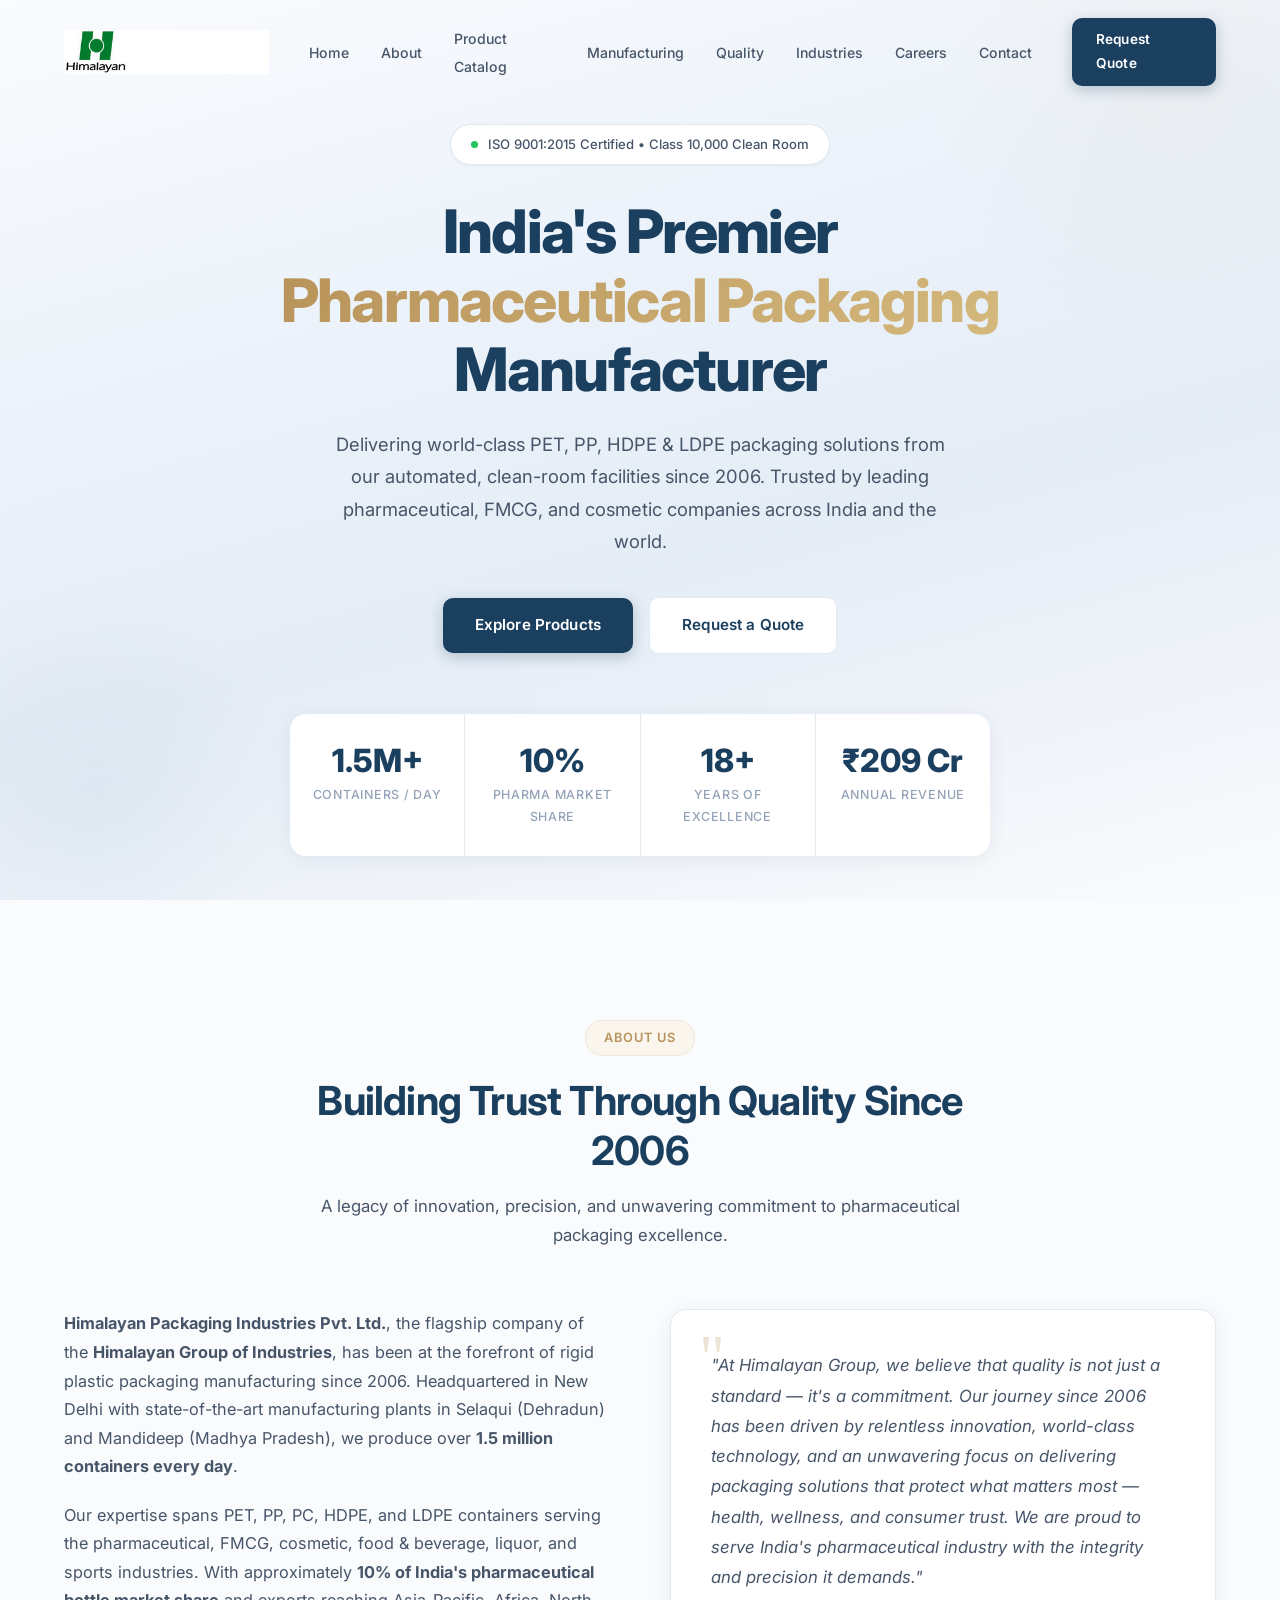
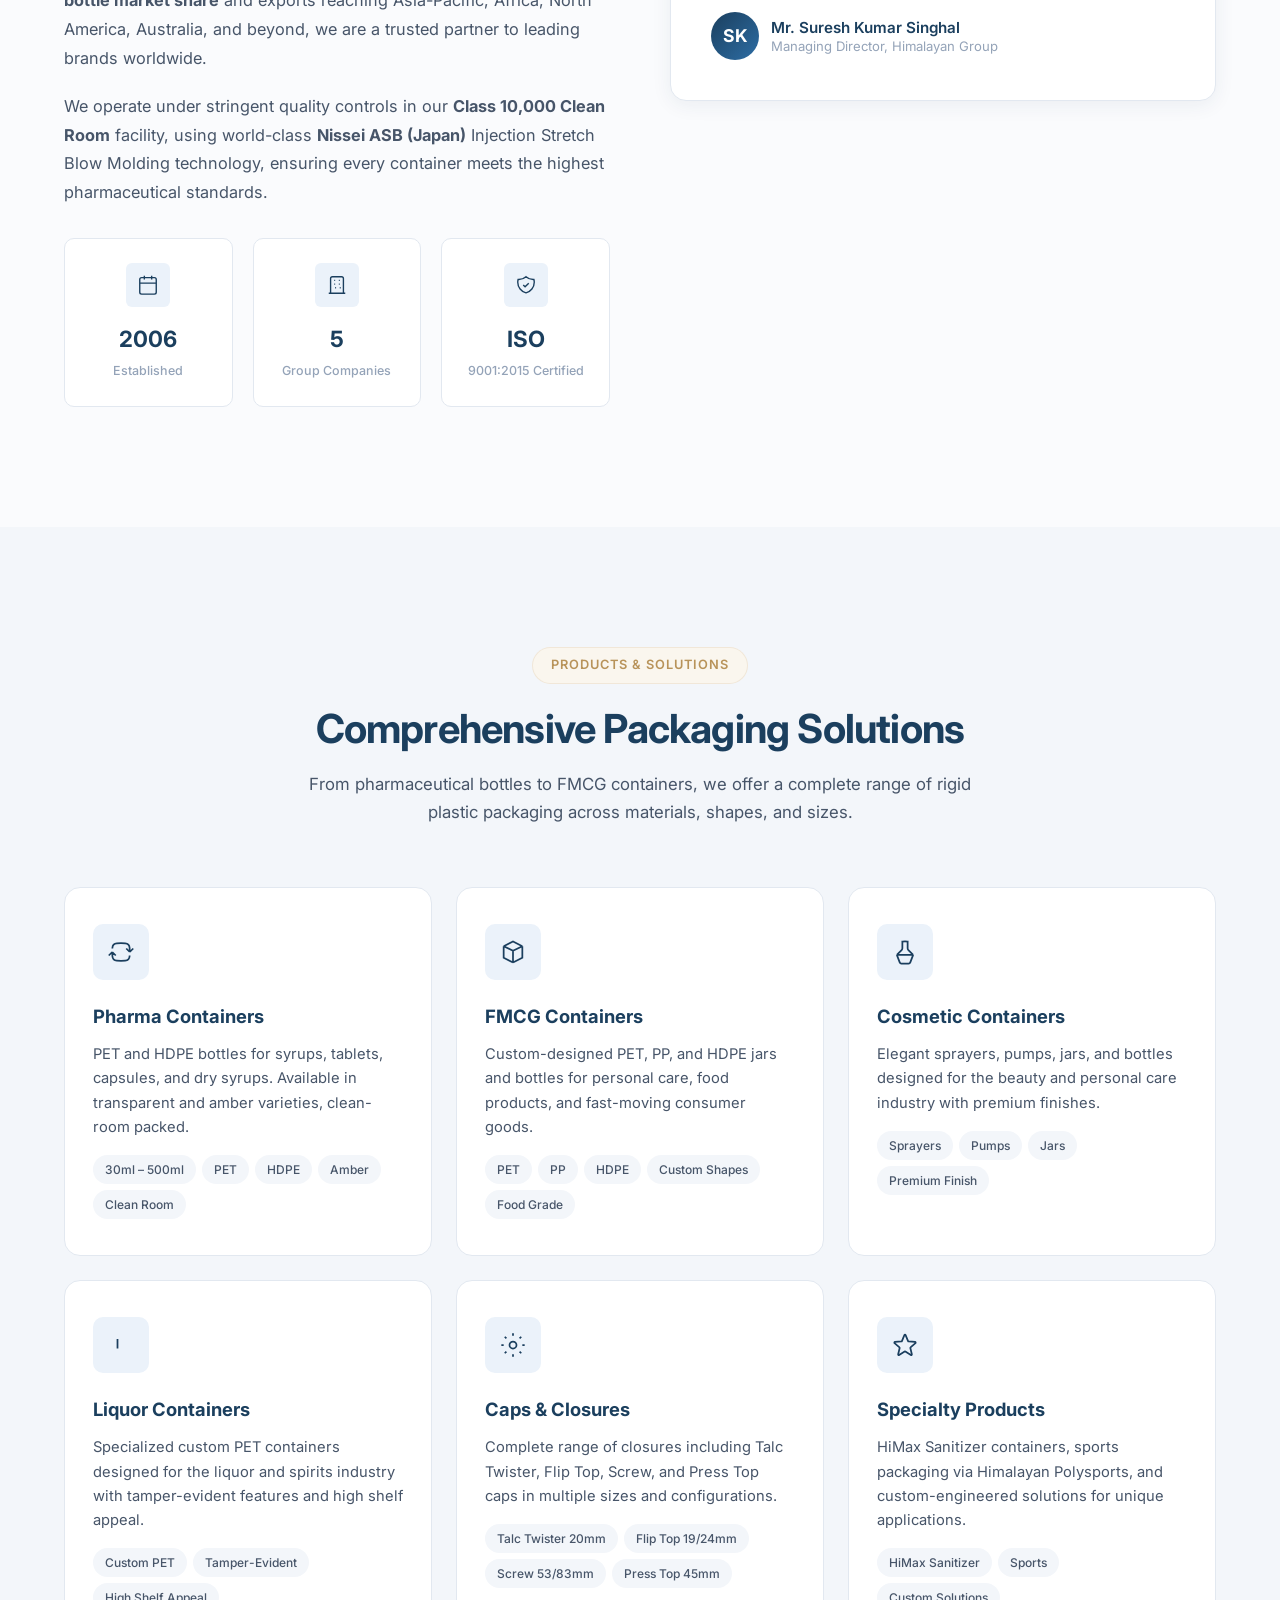
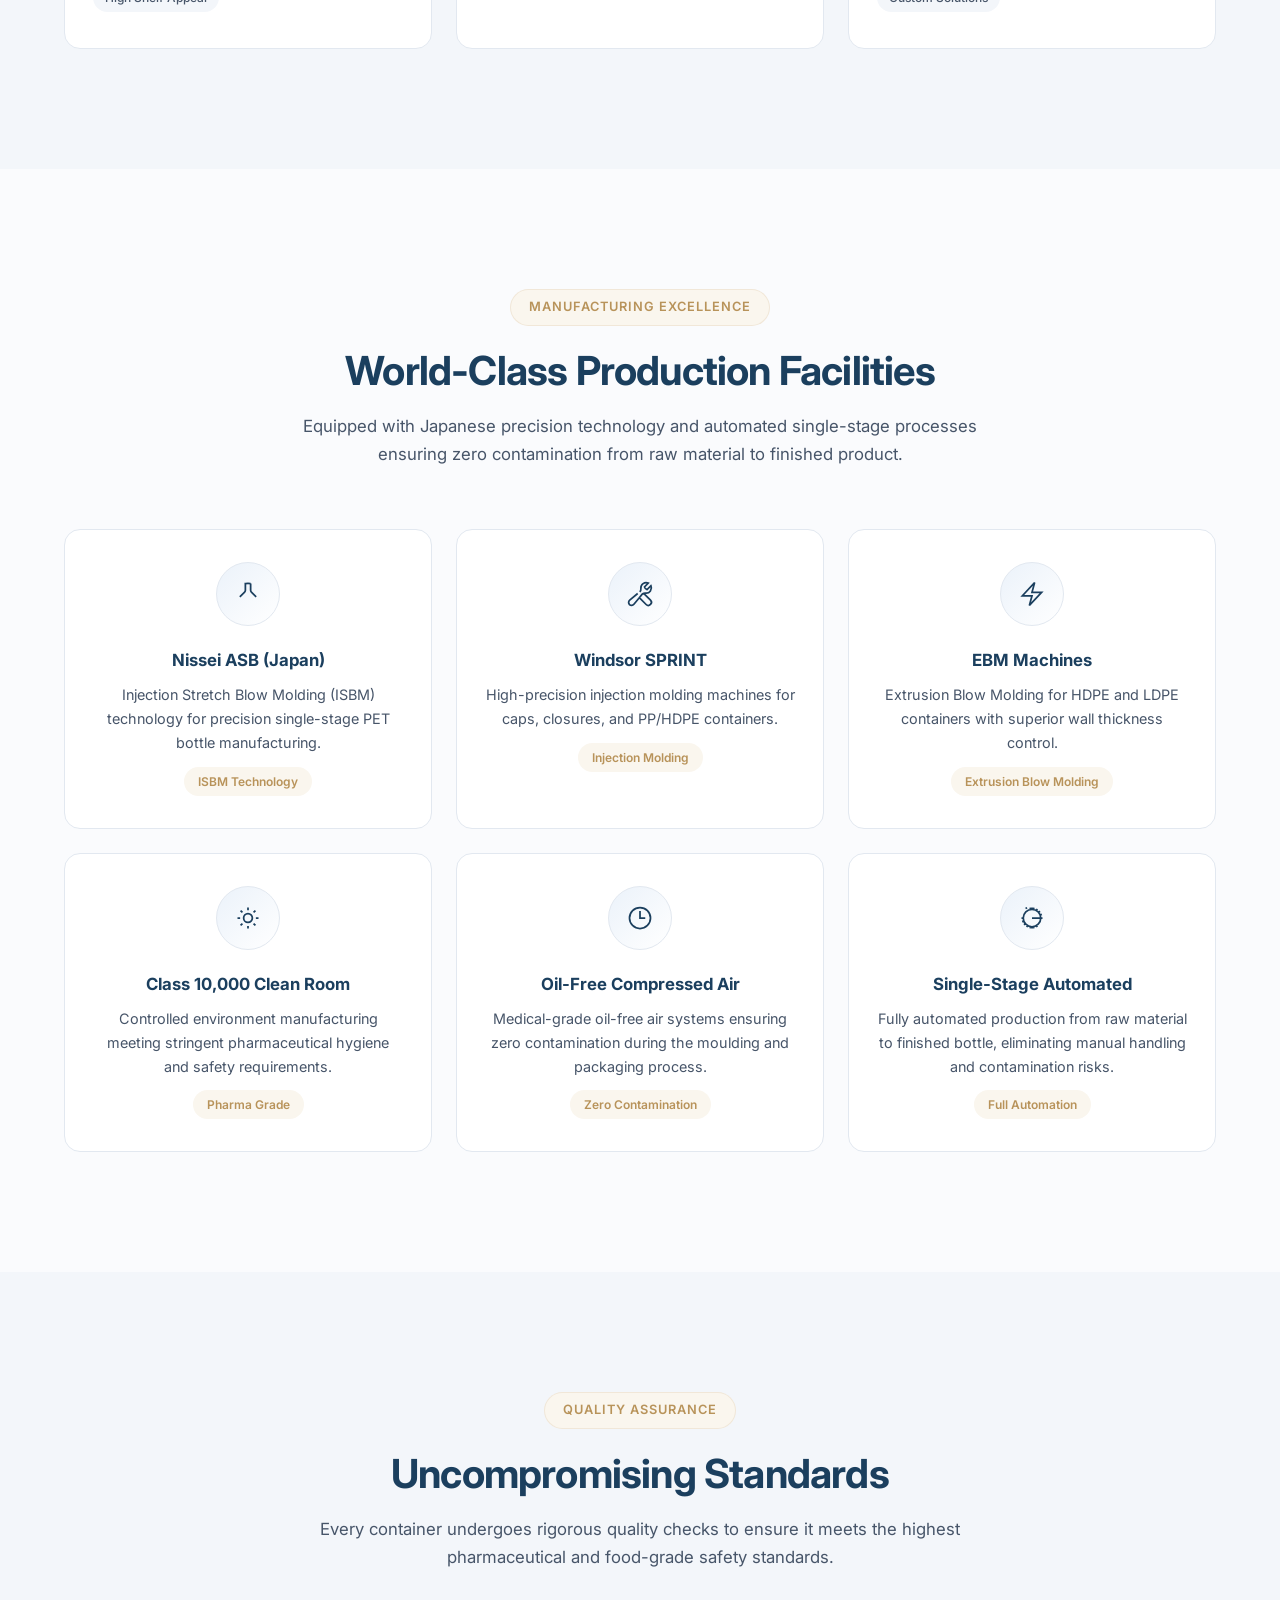
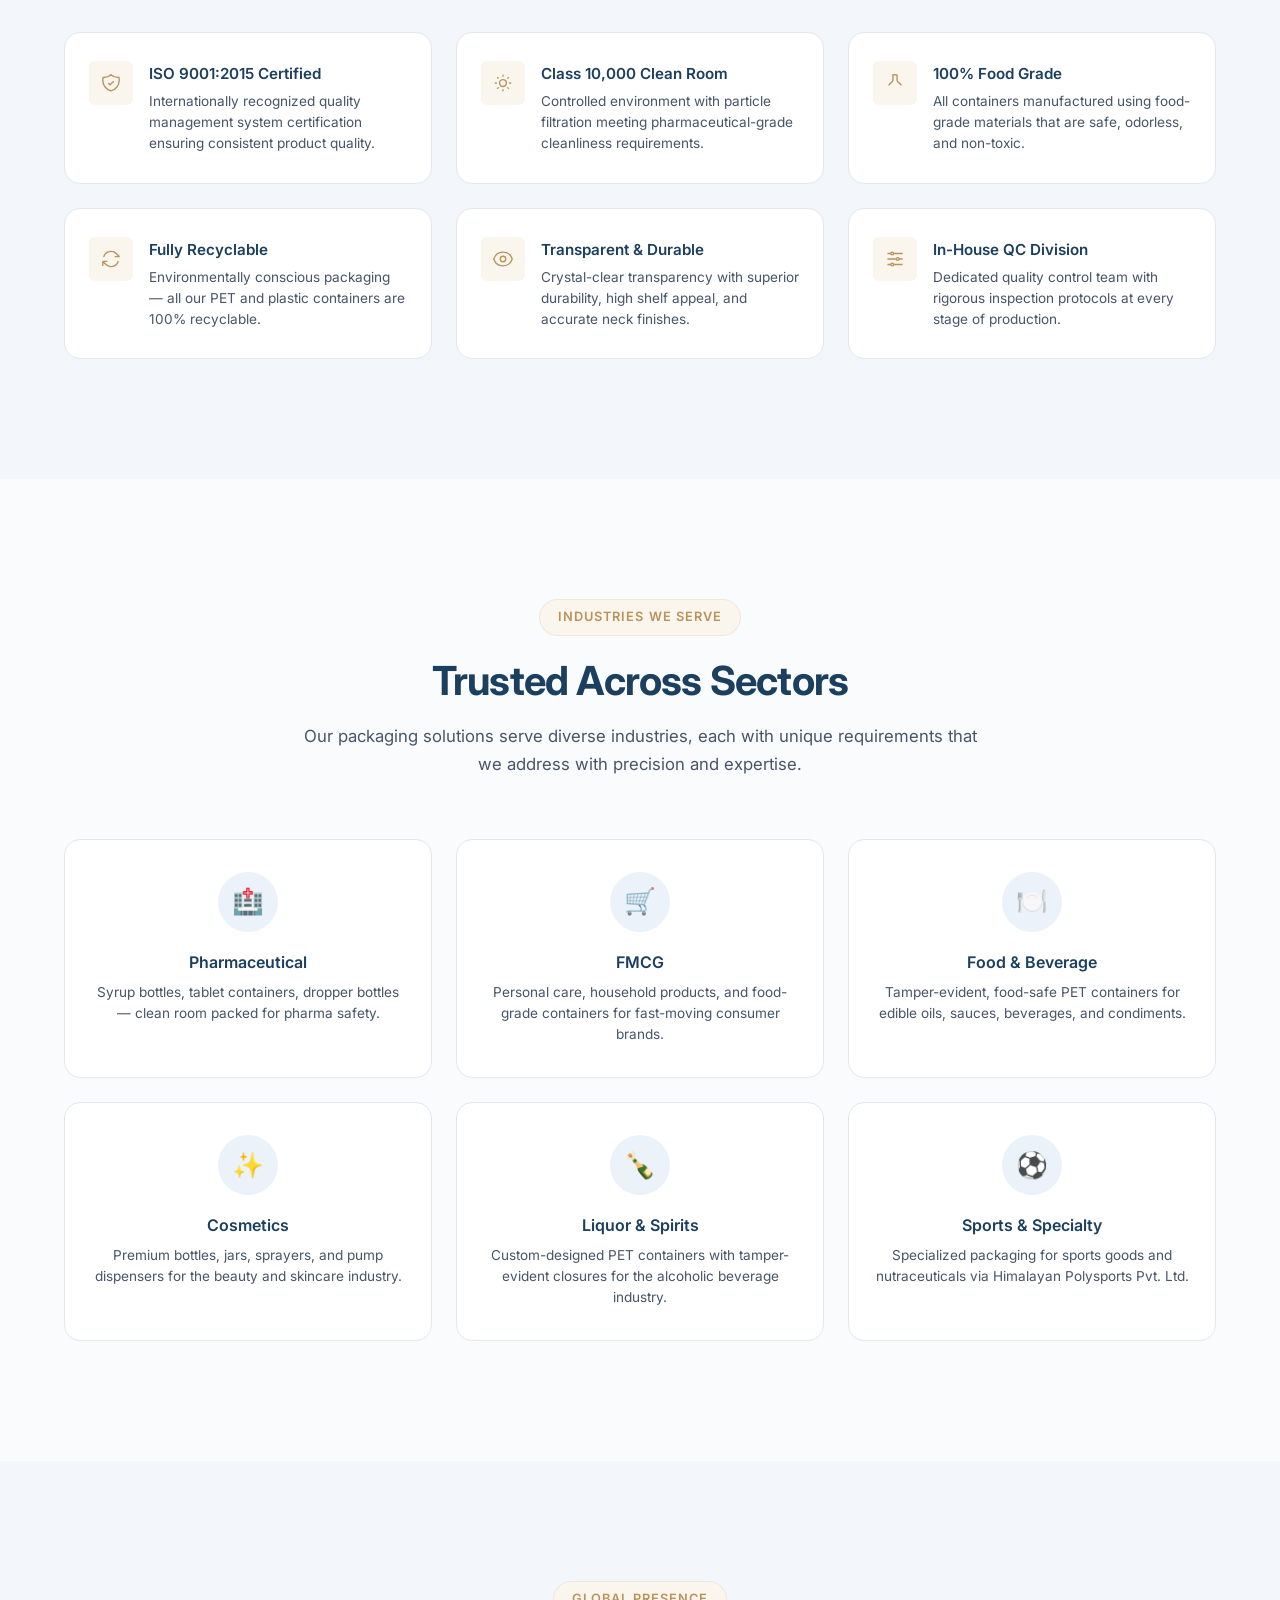
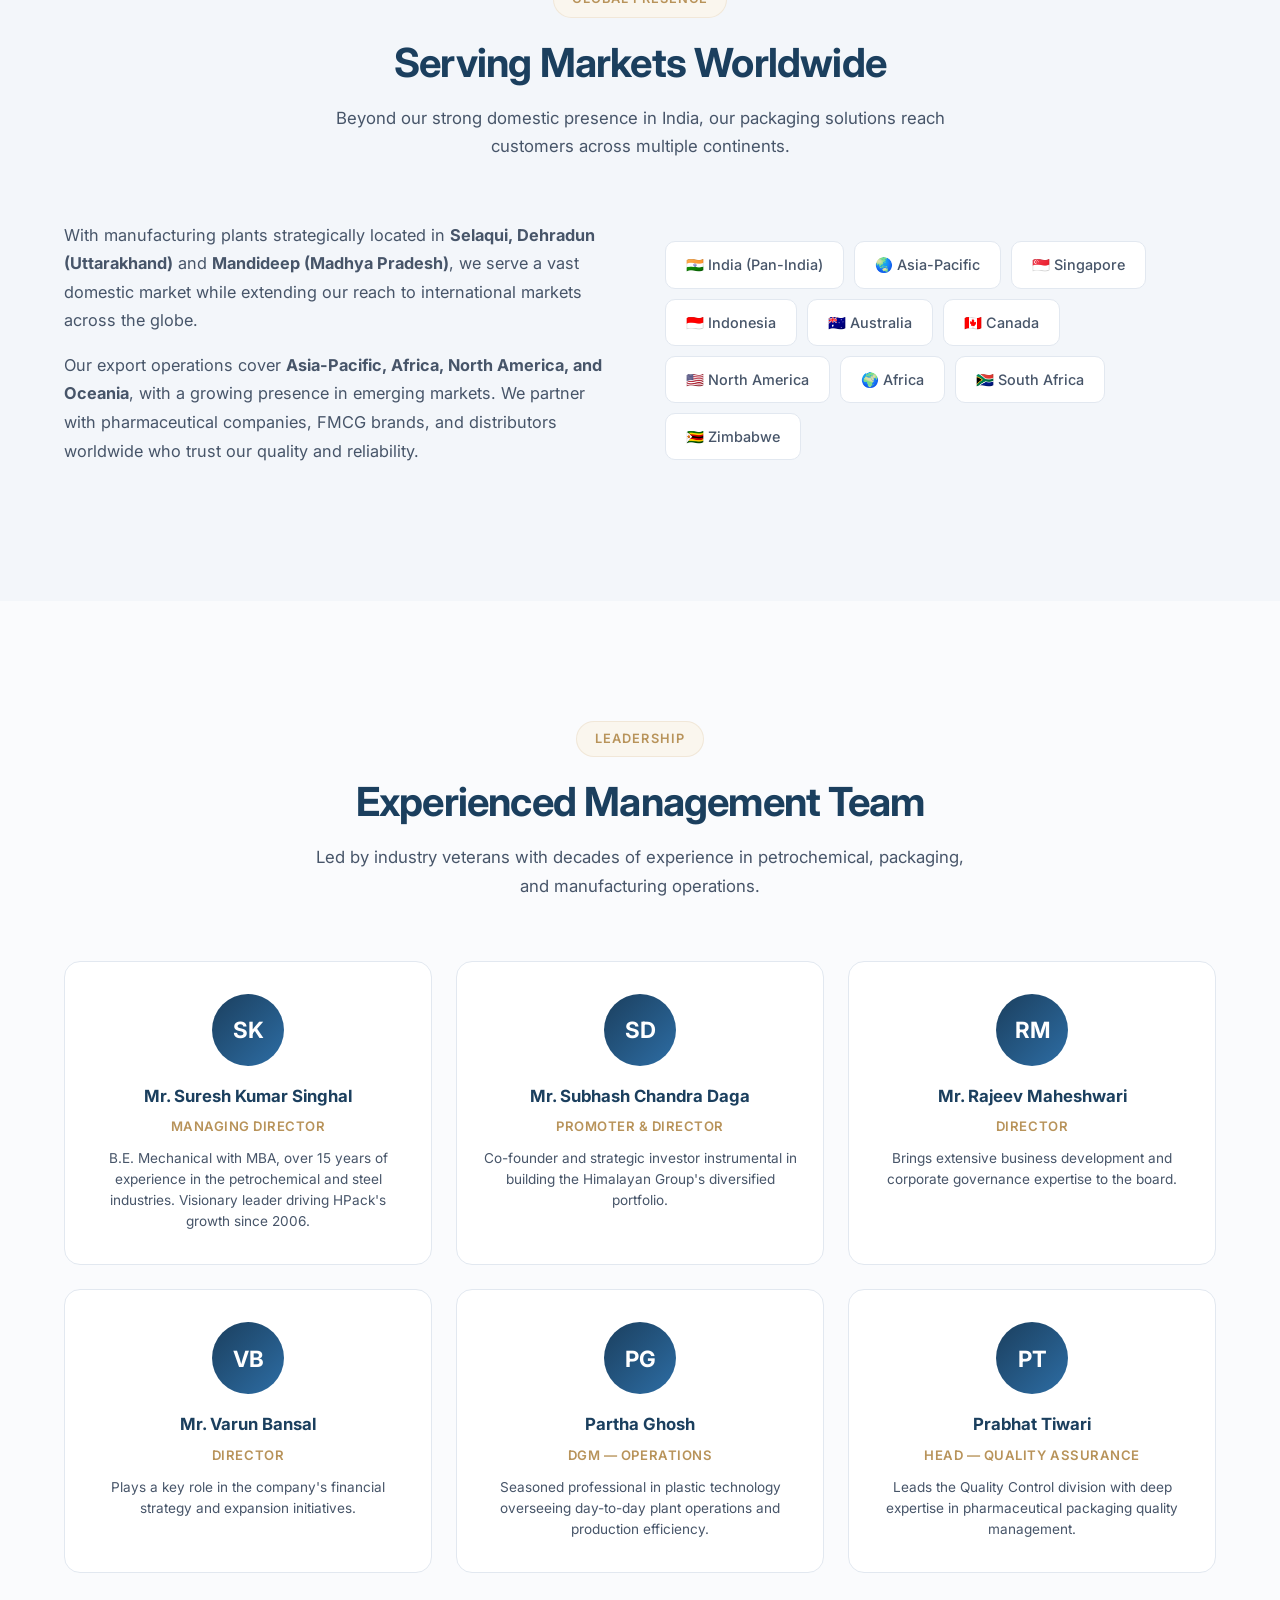
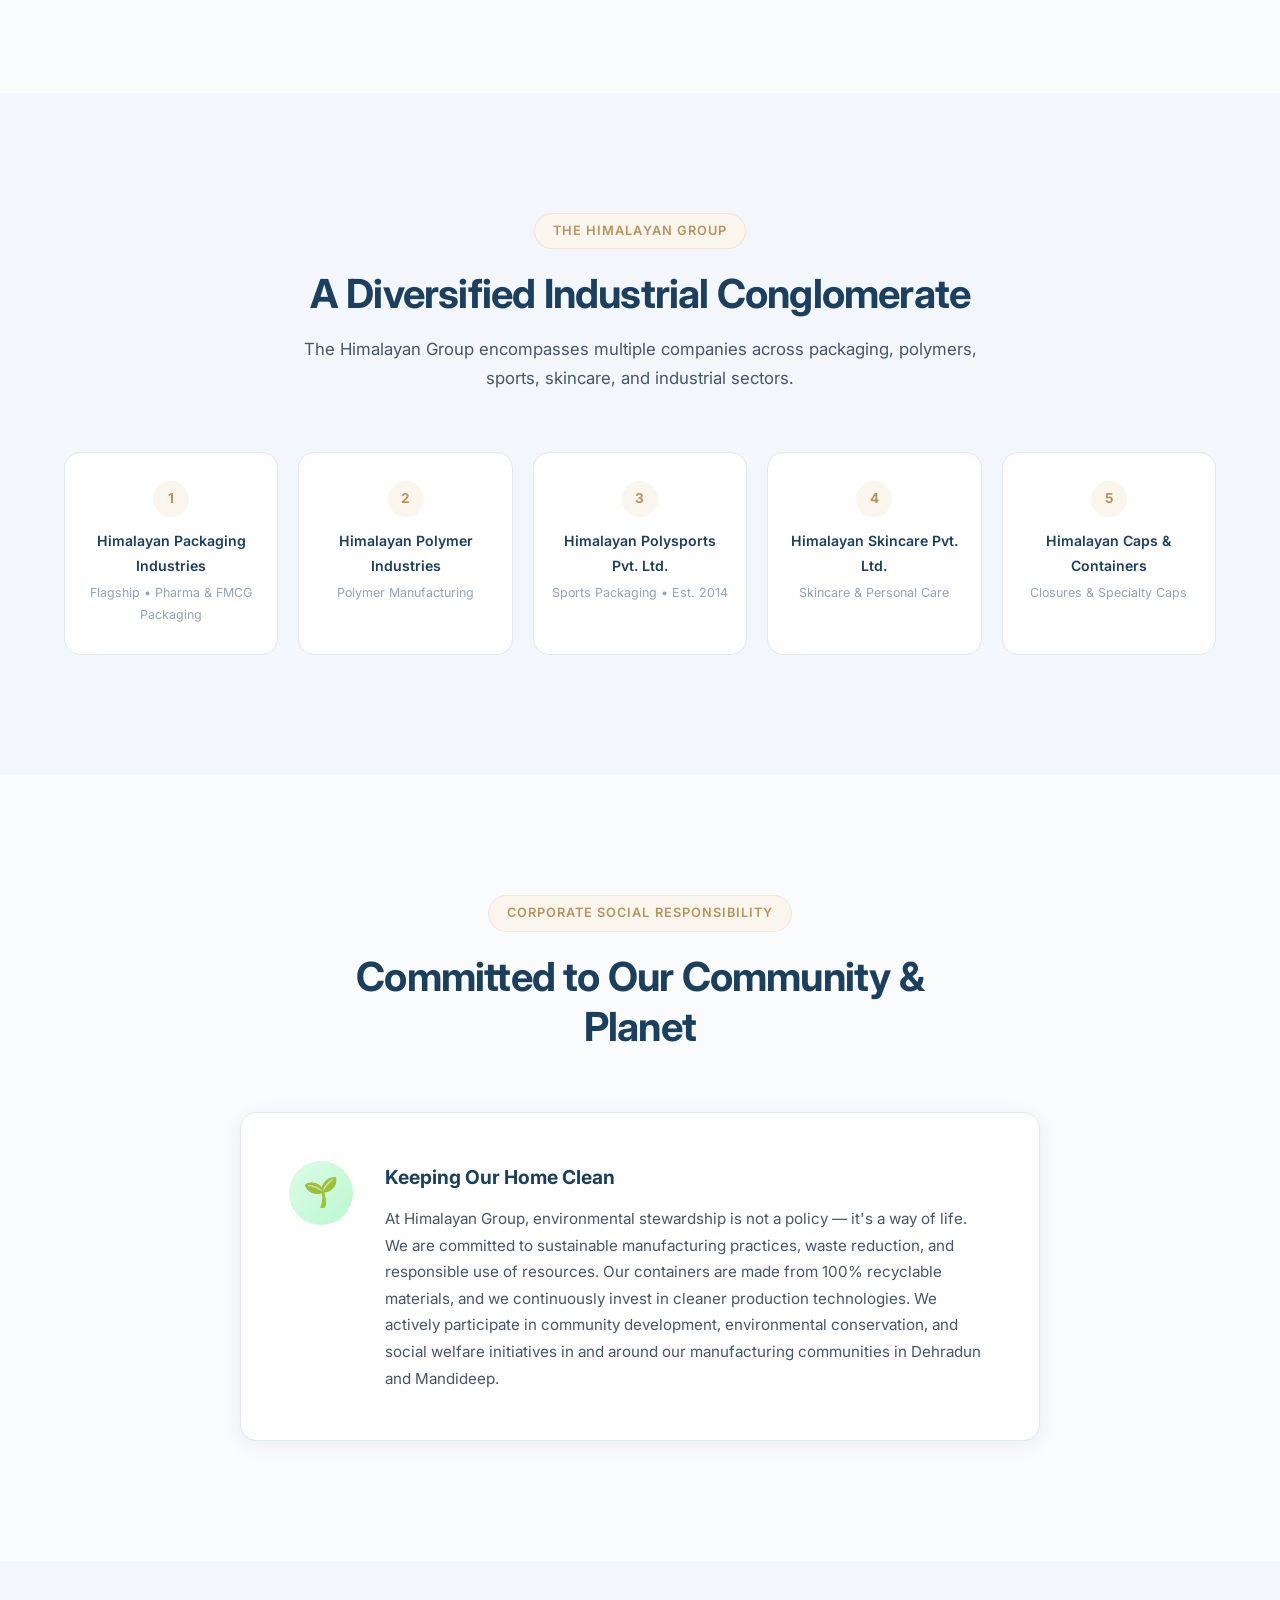
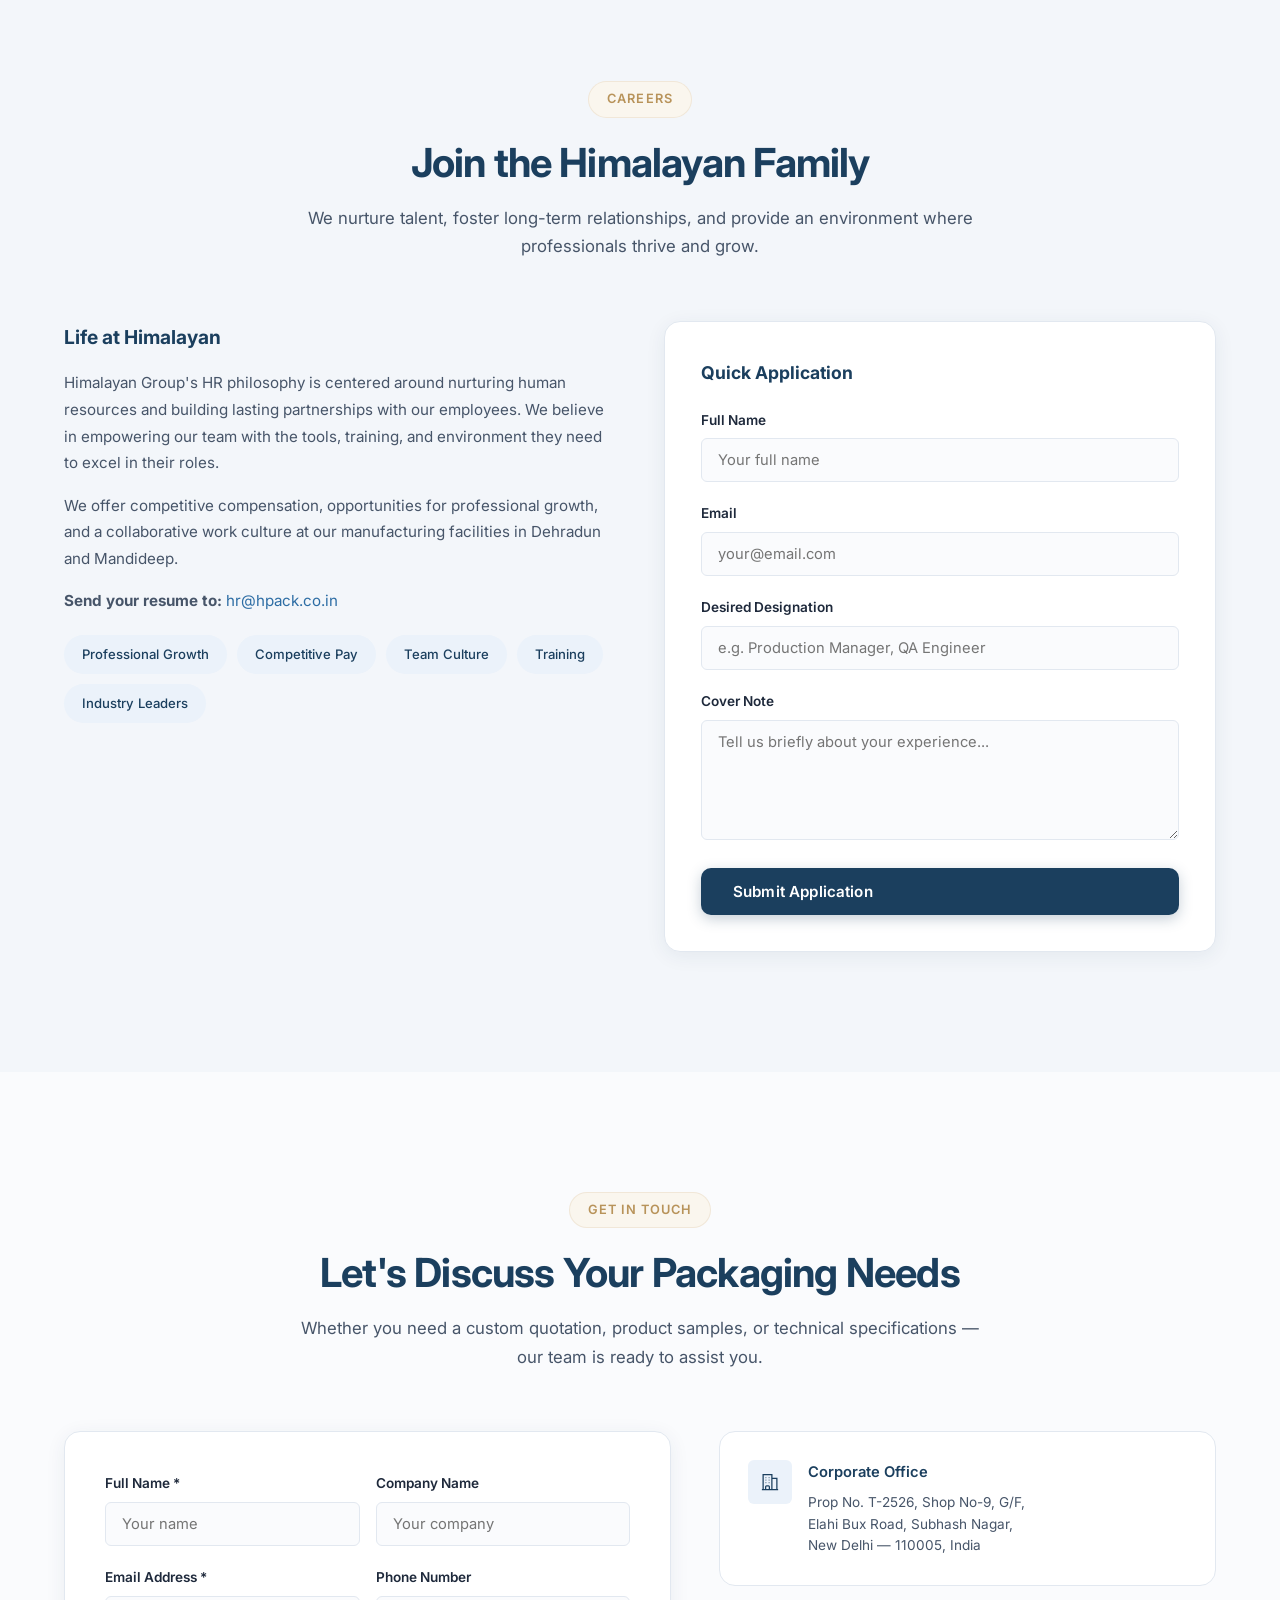
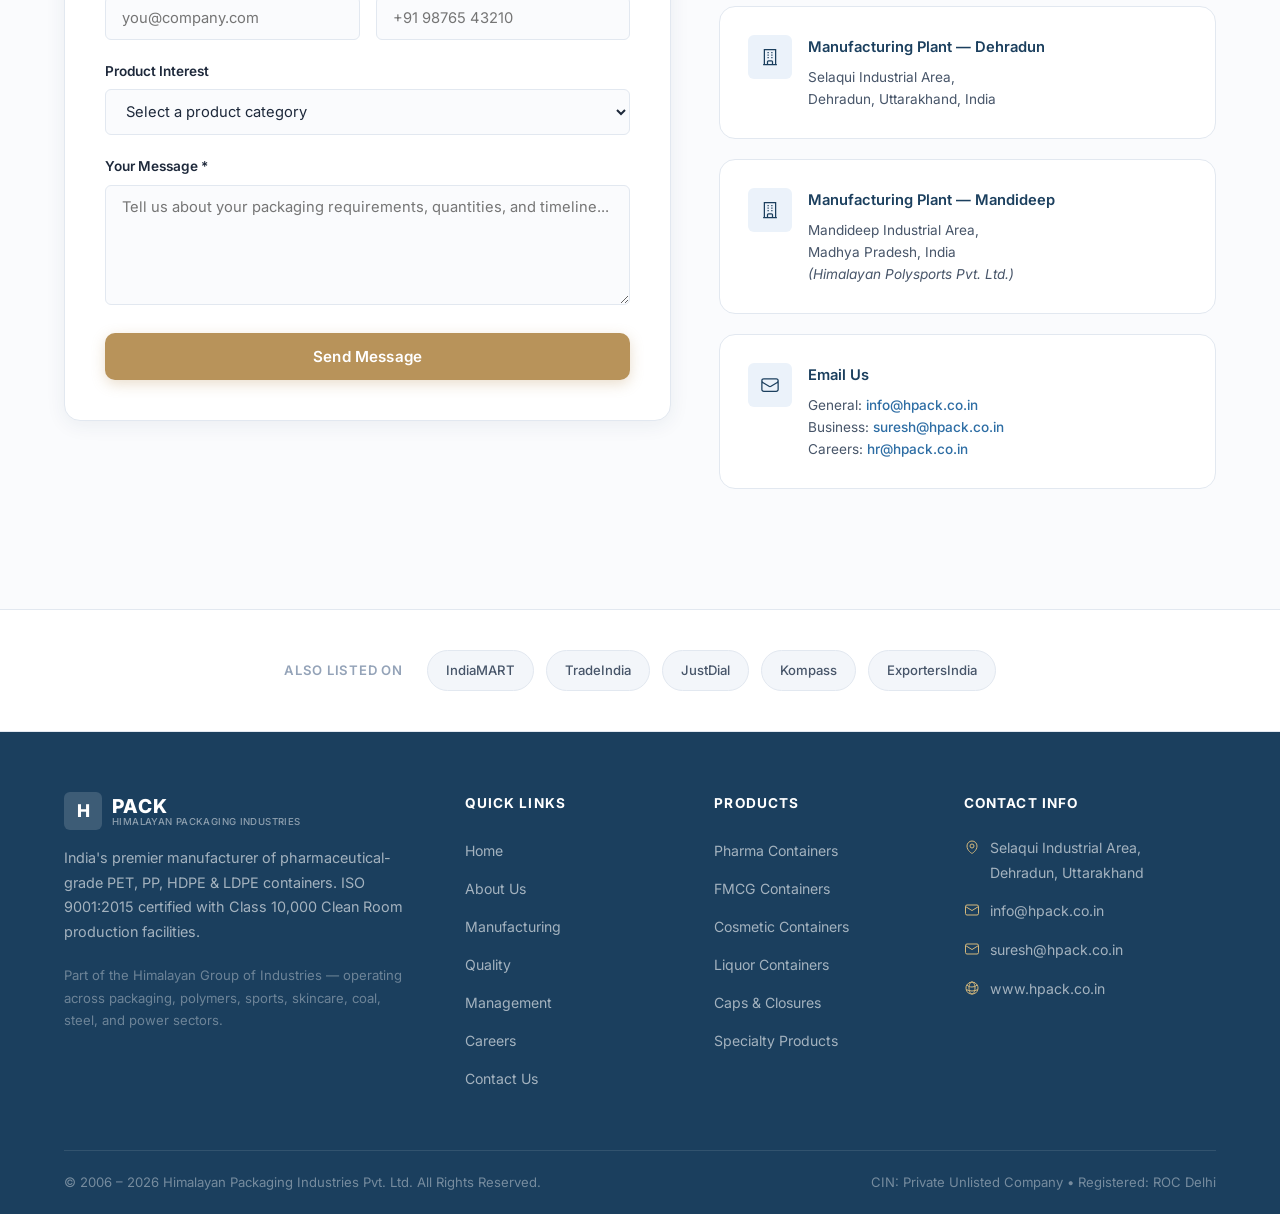
<file: index.html>
<!DOCTYPE html>
<html lang="en">
<head>
  <meta charset="UTF-8">
  <meta name="viewport" content="width=device-width, initial-scale=1.0">
  <title>HPack - Himalayan Packaging Industries | India's Premier Pharmaceutical Packaging Manufacturer</title>
  <meta name="description" content="Himalayan Packaging Industries Pvt. Ltd. — India's leading manufacturer of PET, PP, HDPE & LDPE pharmaceutical bottles, FMCG containers, and packaging solutions. ISO 9001:2015 certified, Class 10,000 Clean Room production.">
  <meta name="keywords" content="Pharmaceutical packaging India, PET bottles manufacturer, pharma bottles supplier, syrup bottles, HDPE containers, FMCG packaging, Himalayan Packaging, HPack, Dehradun packaging">
  <link rel="preconnect" href="https://fonts.googleapis.com">
  <link rel="preconnect" href="https://fonts.gstatic.com" crossorigin>
  <link href="https://fonts.googleapis.com/css2?family=Inter:wght@300;400;500;600;700;800&display=swap" rel="stylesheet">
  <link rel="stylesheet" href="style.css">
</head>
<body>

  <!-- ═══════════════ NAVIGATION ═══════════════ -->
  <nav class="navbar" id="navbar">
    <div class="container navbar-inner">
      <a href="#home" class="nav-logo" aria-label="HPack Home">
        <!-- Original Logo from hpack.co.in (saved locally for HTTPS/GitHub Pages compatibility) -->
        <img src="logo.jpg" alt="HPack - Himalayan Packaging Industries" class="logo-img"
             onerror="this.style.display='none'; this.nextElementSibling.style.display='flex';">
        <div class="logo-fallback" style="display:none;">
          <div class="logo-mark"><span>H</span></div>
          <div class="logo-text">
            <span class="logo-name">PACK</span>
            <span class="logo-full">Himalayan Packaging Industries</span>
          </div>
        </div>
      </a>

      <ul class="nav-links">
        <li><a href="index.html">Home</a></li>
        <li><a href="#about">About</a></li>
        <li><a href="products.html">Product Catalog</a></li>
        <li><a href="#manufacturing">Manufacturing</a></li>
        <li><a href="#quality">Quality</a></li>
        <li><a href="#industries">Industries</a></li>
        <li><a href="#careers">Careers</a></li>
        <li><a href="#contact">Contact</a></li>
      </ul>

      <div class="nav-cta">
        <a href="#contact" class="btn btn-primary">Request Quote</a>
      </div>

      <button class="mobile-menu-btn" aria-label="Toggle menu">
        <span></span><span></span><span></span>
      </button>
    </div>
  </nav>

  <!-- ═══════════════ HERO ═══════════════ -->
  <section class="hero" id="home">
    <div class="container hero-content">
      <div class="hero-badge">
        <span class="badge-dot"></span>
        ISO 9001:2015 Certified &bull; Class 10,000 Clean Room
      </div>

      <h1 class="hero-title">
        India's Premier<br>
        <span class="highlight">Pharmaceutical Packaging</span><br>
        Manufacturer
      </h1>

      <p class="hero-subtitle">
        Delivering world-class PET, PP, HDPE &amp; LDPE packaging solutions from our automated, 
        clean-room facilities since 2006. Trusted by leading pharmaceutical, FMCG, and cosmetic 
        companies across India and the world.
      </p>

      <div class="hero-ctas">
        <a href="products.html" class="btn btn-primary">Explore Products</a>
        <a href="#contact" class="btn btn-secondary">Request a Quote</a>
      </div>

      <div class="hero-stats">
        <div class="stat-item">
          <div class="stat-number" data-count="1.5" data-suffix="M+">0</div>
          <div class="stat-label">Containers / Day</div>
        </div>
        <div class="stat-item">
          <div class="stat-number" data-count="10" data-suffix="%">0</div>
          <div class="stat-label">Pharma Market Share</div>
        </div>
        <div class="stat-item">
          <div class="stat-number" data-count="18" data-suffix="+">0</div>
          <div class="stat-label">Years of Excellence</div>
        </div>
        <div class="stat-item">
          <div class="stat-number" data-count="209" data-prefix="₹" data-suffix=" Cr">0</div>
          <div class="stat-label">Annual Revenue</div>
        </div>
      </div>
    </div>
  </section>

  <!-- ═══════════════ ABOUT ═══════════════ -->
  <section class="section" id="about">
    <div class="container">
      <div class="section-header reveal">
        <span class="section-badge">About Us</span>
        <h2 class="section-title">Building Trust Through Quality Since 2006</h2>
        <p class="section-subtitle">A legacy of innovation, precision, and unwavering commitment to pharmaceutical packaging excellence.</p>
      </div>

      <div class="about-grid">
        <div class="about-content reveal">
          <p>
            <strong>Himalayan Packaging Industries Pvt. Ltd.</strong>, the flagship company of the 
            <strong>Himalayan Group of Industries</strong>, has been at the forefront of rigid plastic 
            packaging manufacturing since 2006. Headquartered in New Delhi with state-of-the-art 
            manufacturing plants in Selaqui (Dehradun) and Mandideep (Madhya Pradesh), we produce over 
            <strong>1.5 million containers every day</strong>.
          </p>
          <p>
            Our expertise spans PET, PP, PC, HDPE, and LDPE containers serving the pharmaceutical, FMCG, 
            cosmetic, food &amp; beverage, liquor, and sports industries. With approximately <strong>10% 
            of India's pharmaceutical bottle market share</strong> and exports reaching Asia-Pacific, Africa, 
            North America, Australia, and beyond, we are a trusted partner to leading brands worldwide.
          </p>
          <p>
            We operate under stringent quality controls in our <strong>Class 10,000 Clean Room</strong> 
            facility, using world-class <strong>Nissei ASB (Japan)</strong> Injection Stretch Blow Molding 
            technology, ensuring every container meets the highest pharmaceutical standards.
          </p>

          <div class="about-highlights">
            <div class="highlight-item">
              <div class="highlight-icon">
                <svg viewBox="0 0 24 24" fill="none" stroke-width="1.5"><path d="M8 2v4M16 2v4M3 10h18M5 4h14a2 2 0 012 2v14a2 2 0 01-2 2H5a2 2 0 01-2-2V6a2 2 0 012-2z"/></svg>
              </div>
              <div class="highlight-number">2006</div>
              <div class="highlight-label">Established</div>
            </div>
            <div class="highlight-item">
              <div class="highlight-icon">
                <svg viewBox="0 0 24 24" fill="none" stroke-width="1.5"><path d="M19 21V5a2 2 0 00-2-2H7a2 2 0 00-2 2v16m14 0H5m14 0h2m-16 0H3M9 7h1m-1 4h1m4-4h1m-1 4h1m-5 4h1m4 0h1"/></svg>
              </div>
              <div class="highlight-number">5</div>
              <div class="highlight-label">Group Companies</div>
            </div>
            <div class="highlight-item">
              <div class="highlight-icon">
                <svg viewBox="0 0 24 24" fill="none" stroke-width="1.5"><path d="M9 12l2 2 4-4m5.618-4.016A11.955 11.955 0 0112 2.944a11.955 11.955 0 01-8.618 3.04A12.02 12.02 0 003 9c0 5.591 3.824 10.29 9 11.622 5.176-1.332 9-6.03 9-11.622 0-1.042-.133-2.052-.382-3.016z"/></svg>
              </div>
              <div class="highlight-number">ISO</div>
              <div class="highlight-label">9001:2015 Certified</div>
            </div>
          </div>
        </div>

        <div class="md-quote reveal reveal-delay-2">
          <p class="md-quote-text">
            "At Himalayan Group, we believe that quality is not just a standard — it's a commitment. 
            Our journey since 2006 has been driven by relentless innovation, world-class technology, 
            and an unwavering focus on delivering packaging solutions that protect what matters most — 
            health, wellness, and consumer trust. We are proud to serve India's pharmaceutical industry 
            with the integrity and precision it demands."
          </p>
          <div class="md-quote-author">
            <div class="author-avatar">SK</div>
            <div class="author-info">
              <div class="author-name">Mr. Suresh Kumar Singhal</div>
              <div class="author-role">Managing Director, Himalayan Group</div>
            </div>
          </div>
        </div>
      </div>
    </div>
  </section>

  <!-- ═══════════════ PRODUCTS ═══════════════ -->
  <section class="section section-alt" id="products">
    <div class="container">
      <div class="section-header reveal">
        <span class="section-badge">Products &amp; Solutions</span>
        <h2 class="section-title">Comprehensive Packaging Solutions</h2>
        <p class="section-subtitle">From pharmaceutical bottles to FMCG containers, we offer a complete range of rigid plastic packaging across materials, shapes, and sizes.</p>
      </div>

      <div class="products-grid">
        <!-- Pharma -->
        <div class="product-card reveal">
          <div class="product-icon">
            <svg viewBox="0 0 24 24"><path d="M19.5 12c0-1.232-.046-2.453-.138-3.662a4.006 4.006 0 00-3.7-3.7 48.678 48.678 0 00-7.324 0 4.006 4.006 0 00-3.7 3.7c-.017.22-.032.441-.046.662M19.5 12l3-3m-3 3l-3-3m-12 3c0 1.232.046 2.453.138 3.662a4.006 4.006 0 003.7 3.7 48.656 48.656 0 007.324 0 4.006 4.006 0 003.7-3.7c.017-.22.032-.441.046-.662M4.5 12l3 3m-3-3l-3 3"/></svg>
          </div>
          <h3 class="product-title">Pharma Containers</h3>
          <p class="product-desc">PET and HDPE bottles for syrups, tablets, capsules, and dry syrups. Available in transparent and amber varieties, clean-room packed.</p>
          <div class="product-features">
            <span class="product-feature">30ml – 500ml</span>
            <span class="product-feature">PET</span>
            <span class="product-feature">HDPE</span>
            <span class="product-feature">Amber</span>
            <span class="product-feature">Clean Room</span>
          </div>
        </div>

        <!-- FMCG -->
        <div class="product-card reveal reveal-delay-1">
          <div class="product-icon">
            <svg viewBox="0 0 24 24"><path d="M20 7l-8-4-8 4m16 0l-8 4m8-4v10l-8 4m0-10L4 7m8 4v10M4 7v10l8 4"/></svg>
          </div>
          <h3 class="product-title">FMCG Containers</h3>
          <p class="product-desc">Custom-designed PET, PP, and HDPE jars and bottles for personal care, food products, and fast-moving consumer goods.</p>
          <div class="product-features">
            <span class="product-feature">PET</span>
            <span class="product-feature">PP</span>
            <span class="product-feature">HDPE</span>
            <span class="product-feature">Custom Shapes</span>
            <span class="product-feature">Food Grade</span>
          </div>
        </div>

        <!-- Cosmetics -->
        <div class="product-card reveal reveal-delay-2">
          <div class="product-icon">
            <svg viewBox="0 0 24 24"><path d="M9.75 3.104v5.714a2.25 2.25 0 01-.659 1.591L5 14.5M9.75 3.104c-.251.023-.501.05-.75.082m.75-.082a24.301 24.301 0 014.5 0m0 0v5.714c0 .597.237 1.17.659 1.591L19 14.5M14.25 3.104c.251.023.501.05.75.082M19 14.5l-2.47 6.426a1.5 1.5 0 01-1.395.949H8.865a1.5 1.5 0 01-1.395-.95L5 14.5m14 0H5"/></svg>
          </div>
          <h3 class="product-title">Cosmetic Containers</h3>
          <p class="product-desc">Elegant sprayers, pumps, jars, and bottles designed for the beauty and personal care industry with premium finishes.</p>
          <div class="product-features">
            <span class="product-feature">Sprayers</span>
            <span class="product-feature">Pumps</span>
            <span class="product-feature">Jars</span>
            <span class="product-feature">Premium Finish</span>
          </div>
        </div>

        <!-- Liquor -->
        <div class="product-card reveal reveal-delay-1">
          <div class="product-icon">
            <svg viewBox="0 0 24 24"><path d="M9 6.75V15m0-15a3 3 0 10 6V15m-6 0a3 3 0 006 0m-6 0H3m6 0h6m0 0V6.75m0 8.25h3m-3 0a3 3 0 006 0V6.75M9 2.25h6"/></svg>
          </div>
          <h3 class="product-title">Liquor Containers</h3>
          <p class="product-desc">Specialized custom PET containers designed for the liquor and spirits industry with tamper-evident features and high shelf appeal.</p>
          <div class="product-features">
            <span class="product-feature">Custom PET</span>
            <span class="product-feature">Tamper-Evident</span>
            <span class="product-feature">High Shelf Appeal</span>
          </div>
        </div>

        <!-- Caps & Closures -->
        <div class="product-card reveal reveal-delay-2">
          <div class="product-icon">
            <svg viewBox="0 0 24 24"><circle cx="12" cy="12" r="3"/><path d="M12 2v2m0 16v2M4.93 4.93l1.41 1.41m11.32 11.32l1.41 1.41M2 12h2m16 0h2M6.34 17.66l-1.41 1.41M19.07 4.93l-1.41 1.41"/></svg>
          </div>
          <h3 class="product-title">Caps &amp; Closures</h3>
          <p class="product-desc">Complete range of closures including Talc Twister, Flip Top, Screw, and Press Top caps in multiple sizes and configurations.</p>
          <div class="product-features">
            <span class="product-feature">Talc Twister 20mm</span>
            <span class="product-feature">Flip Top 19/24mm</span>
            <span class="product-feature">Screw 53/83mm</span>
            <span class="product-feature">Press Top 45mm</span>
          </div>
        </div>

        <!-- Specialty -->
        <div class="product-card reveal reveal-delay-3">
          <div class="product-icon">
            <svg viewBox="0 0 24 24"><path d="M11.48 3.499a.562.562 0 011.04 0l2.125 5.111a.563.563 0 00.475.345l5.518.442c.499.04.701.663.321.988l-4.204 3.602a.563.563 0 00-.182.557l1.285 5.385a.562.562 0 01-.84.61l-4.725-2.885a.563.563 0 00-.586 0L6.982 20.54a.562.562 0 01-.84-.61l1.285-5.386a.562.562 0 00-.182-.557l-4.204-3.602a.563.563 0 01.321-.988l5.518-.442a.563.563 0 00.475-.345L11.48 3.5z"/></svg>
          </div>
          <h3 class="product-title">Specialty Products</h3>
          <p class="product-desc">HiMax Sanitizer containers, sports packaging via Himalayan Polysports, and custom-engineered solutions for unique applications.</p>
          <div class="product-features">
            <span class="product-feature">HiMax Sanitizer</span>
            <span class="product-feature">Sports</span>
            <span class="product-feature">Custom Solutions</span>
          </div>
        </div>
      </div>
    </div>
  </section>

  <!-- ═══════════════ MANUFACTURING ═══════════════ -->
  <section class="section" id="manufacturing">
    <div class="container">
      <div class="section-header reveal">
        <span class="section-badge">Manufacturing Excellence</span>
        <h2 class="section-title">World-Class Production Facilities</h2>
        <p class="section-subtitle">Equipped with Japanese precision technology and automated single-stage processes ensuring zero contamination from raw material to finished product.</p>
      </div>

      <div class="mfg-grid">
        <div class="mfg-card reveal">
          <div class="mfg-icon">
            <svg viewBox="0 0 24 24"><path d="M9.75 3.104v5.714a2.25 2.25 0 01-.659 1.591L5 14.5M9.75 3.104c-.251.023-.501.05-.75.082m.75-.082a24.301 24.301 0 014.5 0m0 0v5.714c0 .597.237 1.17.659 1.591L19 14.5"/></svg>
          </div>
          <h3 class="mfg-title">Nissei ASB (Japan)</h3>
          <p class="mfg-desc">Injection Stretch Blow Molding (ISBM) technology for precision single-stage PET bottle manufacturing.</p>
          <span class="mfg-tag">ISBM Technology</span>
        </div>

        <div class="mfg-card reveal reveal-delay-1">
          <div class="mfg-icon">
            <svg viewBox="0 0 24 24"><path d="M11.42 15.17L17.25 21A2.652 2.652 0 0021 17.25l-5.877-5.877M11.42 15.17l2.496-3.03c.317-.384.74-.626 1.208-.766M11.42 15.17l-4.655 5.653a2.548 2.548 0 11-3.586-3.586l6.837-5.63m5.108-.233c.55-.164 1.163-.188 1.743-.14a4.5 4.5 0 004.486-6.336l-3.276 3.277a3.004 3.004 0 01-2.25-2.25l3.276-3.276a4.5 4.5 0 00-6.336 4.486c.091 1.076-.071 2.264-.904 2.95l-.102.085"/></svg>
          </div>
          <h3 class="mfg-title">Windsor SPRINT</h3>
          <p class="mfg-desc">High-precision injection molding machines for caps, closures, and PP/HDPE containers.</p>
          <span class="mfg-tag">Injection Molding</span>
        </div>

        <div class="mfg-card reveal reveal-delay-2">
          <div class="mfg-icon">
            <svg viewBox="0 0 24 24"><path d="M3.75 13.5l10.5-11.25L12 10.5h8.25L9.75 21.75 12 13.5H3.75z"/></svg>
          </div>
          <h3 class="mfg-title">EBM Machines</h3>
          <p class="mfg-desc">Extrusion Blow Molding for HDPE and LDPE containers with superior wall thickness control.</p>
          <span class="mfg-tag">Extrusion Blow Molding</span>
        </div>

        <div class="mfg-card reveal reveal-delay-1">
          <div class="mfg-icon">
            <svg viewBox="0 0 24 24"><path d="M12 3v2.25m6.364.386l-1.591 1.591M21 12h-2.25m-.386 6.364l-1.591-1.591M12 18.75V21m-4.773-4.227l-1.591 1.591M5.25 12H3m4.227-4.773L5.636 5.636M15.75 12a3.75 3.75 0 11-7.5 0 3.75 3.75 0 017.5 0z"/></svg>
          </div>
          <h3 class="mfg-title">Class 10,000 Clean Room</h3>
          <p class="mfg-desc">Controlled environment manufacturing meeting stringent pharmaceutical hygiene and safety requirements.</p>
          <span class="mfg-tag">Pharma Grade</span>
        </div>

        <div class="mfg-card reveal reveal-delay-2">
          <div class="mfg-icon">
            <svg viewBox="0 0 24 24"><path d="M12 6v6h4.5m4.5 0a9 9 0 11-18 0 9 9 0 0118 0z"/></svg>
          </div>
          <h3 class="mfg-title">Oil-Free Compressed Air</h3>
          <p class="mfg-desc">Medical-grade oil-free air systems ensuring zero contamination during the moulding and packaging process.</p>
          <span class="mfg-tag">Zero Contamination</span>
        </div>

        <div class="mfg-card reveal reveal-delay-3">
          <div class="mfg-icon">
            <svg viewBox="0 0 24 24"><path d="M4.5 12a7.5 7.5 0 0015 0m-15 0a7.5 7.5 0 1115 0m-15 0H3m16.5 0H21m-1.5 0H12m-8.457 3.077l1.41-.513m14.095-5.13l1.41-.513M5.106 17.785l1.15-.964m11.49-9.642l1.149-.964M7.501 19.795l.75-1.3m7.5-12.99l.75-1.3m-6.063 16.658l.26-1.477m2.605-14.772l.26-1.477m0 17.726l-.26-1.477M10.698 4.614l-.26-1.477M16.5 19.794l-.75-1.299M7.5 4.205L6.75 2.906M12 21v-2.25M12 5.25V3"/></svg>
          </div>
          <h3 class="mfg-title">Single-Stage Automated</h3>
          <p class="mfg-desc">Fully automated production from raw material to finished bottle, eliminating manual handling and contamination risks.</p>
          <span class="mfg-tag">Full Automation</span>
        </div>
      </div>
    </div>
  </section>

  <!-- ═══════════════ QUALITY ═══════════════ -->
  <section class="section section-alt" id="quality">
    <div class="container">
      <div class="section-header reveal">
        <span class="section-badge">Quality Assurance</span>
        <h2 class="section-title">Uncompromising Standards</h2>
        <p class="section-subtitle">Every container undergoes rigorous quality checks to ensure it meets the highest pharmaceutical and food-grade safety standards.</p>
      </div>

      <div class="quality-grid">
        <div class="quality-card reveal">
          <div class="quality-icon">
            <svg viewBox="0 0 24 24"><path d="M9 12l2 2 4-4m5.618-4.016A11.955 11.955 0 0112 2.944a11.955 11.955 0 01-8.618 3.04A12.02 12.02 0 003 9c0 5.591 3.824 10.29 9 11.622 5.176-1.332 9-6.03 9-11.622 0-1.042-.133-2.052-.382-3.016z"/></svg>
          </div>
          <div>
            <h4 class="quality-title">ISO 9001:2015 Certified</h4>
            <p class="quality-desc">Internationally recognized quality management system certification ensuring consistent product quality.</p>
          </div>
        </div>

        <div class="quality-card reveal reveal-delay-1">
          <div class="quality-icon">
            <svg viewBox="0 0 24 24"><path d="M12 3v2.25m6.364.386l-1.591 1.591M21 12h-2.25m-.386 6.364l-1.591-1.591M12 18.75V21m-4.773-4.227l-1.591 1.591M5.25 12H3m4.227-4.773L5.636 5.636M15.75 12a3.75 3.75 0 11-7.5 0 3.75 3.75 0 017.5 0z"/></svg>
          </div>
          <div>
            <h4 class="quality-title">Class 10,000 Clean Room</h4>
            <p class="quality-desc">Controlled environment with particle filtration meeting pharmaceutical-grade cleanliness requirements.</p>
          </div>
        </div>

        <div class="quality-card reveal reveal-delay-2">
          <div class="quality-icon">
            <svg viewBox="0 0 24 24"><path d="M9.75 3.104v5.714a2.25 2.25 0 01-.659 1.591L5 14.5M9.75 3.104c-.251.023-.501.05-.75.082m.75-.082a24.301 24.301 0 014.5 0m0 0v5.714c0 .597.237 1.17.659 1.591L19 14.5"/></svg>
          </div>
          <div>
            <h4 class="quality-title">100% Food Grade</h4>
            <p class="quality-desc">All containers manufactured using food-grade materials that are safe, odorless, and non-toxic.</p>
          </div>
        </div>

        <div class="quality-card reveal reveal-delay-1">
          <div class="quality-icon">
            <svg viewBox="0 0 24 24"><path d="M16.023 9.348h4.992v-.001M2.985 19.644v-4.992m0 0h4.992m-4.993 0l3.181 3.183a8.25 8.25 0 0013.803-3.7M4.031 9.865a8.25 8.25 0 0113.803-3.7l3.181 3.182"/></svg>
          </div>
          <div>
            <h4 class="quality-title">Fully Recyclable</h4>
            <p class="quality-desc">Environmentally conscious packaging — all our PET and plastic containers are 100% recyclable.</p>
          </div>
        </div>

        <div class="quality-card reveal reveal-delay-2">
          <div class="quality-icon">
            <svg viewBox="0 0 24 24"><path d="M2.036 12.322a1.012 1.012 0 010-.639C3.423 7.51 7.36 4.5 12 4.5c4.638 0 8.573 3.007 9.963 7.178.07.207.07.431 0 .639C20.577 16.49 16.64 19.5 12 19.5c-4.638 0-8.573-3.007-9.963-7.178z"/><path d="M15 12a3 3 0 11-6 0 3 3 0 016 0z"/></svg>
          </div>
          <div>
            <h4 class="quality-title">Transparent &amp; Durable</h4>
            <p class="quality-desc">Crystal-clear transparency with superior durability, high shelf appeal, and accurate neck finishes.</p>
          </div>
        </div>

        <div class="quality-card reveal reveal-delay-3">
          <div class="quality-icon">
            <svg viewBox="0 0 24 24"><path d="M10.5 6h9.75M10.5 6a1.5 1.5 0 11-3 0m3 0a1.5 1.5 0 10-3 0M3.75 6H7.5m3 12h9.75m-9.75 0a1.5 1.5 0 01-3 0m3 0a1.5 1.5 0 00-3 0m-3.75 0H7.5m9-6h3.75m-3.75 0a1.5 1.5 0 01-3 0m3 0a1.5 1.5 0 00-3 0m-9.75 0h9.75"/></svg>
          </div>
          <div>
            <h4 class="quality-title">In-House QC Division</h4>
            <p class="quality-desc">Dedicated quality control team with rigorous inspection protocols at every stage of production.</p>
          </div>
        </div>
      </div>
    </div>
  </section>

  <!-- ═══════════════ INDUSTRIES ═══════════════ -->
  <section class="section" id="industries">
    <div class="container">
      <div class="section-header reveal">
        <span class="section-badge">Industries We Serve</span>
        <h2 class="section-title">Trusted Across Sectors</h2>
        <p class="section-subtitle">Our packaging solutions serve diverse industries, each with unique requirements that we address with precision and expertise.</p>
      </div>

      <div class="industries-grid">
        <div class="industry-card reveal">
          <div class="industry-icon">🏥</div>
          <h3 class="industry-name">Pharmaceutical</h3>
          <p class="industry-desc">Syrup bottles, tablet containers, dropper bottles — clean room packed for pharma safety.</p>
        </div>
        <div class="industry-card reveal reveal-delay-1">
          <div class="industry-icon">🛒</div>
          <h3 class="industry-name">FMCG</h3>
          <p class="industry-desc">Personal care, household products, and food-grade containers for fast-moving consumer brands.</p>
        </div>
        <div class="industry-card reveal reveal-delay-2">
          <div class="industry-icon">🍽️</div>
          <h3 class="industry-name">Food &amp; Beverage</h3>
          <p class="industry-desc">Tamper-evident, food-safe PET containers for edible oils, sauces, beverages, and condiments.</p>
        </div>
        <div class="industry-card reveal reveal-delay-1">
          <div class="industry-icon">✨</div>
          <h3 class="industry-name">Cosmetics</h3>
          <p class="industry-desc">Premium bottles, jars, sprayers, and pump dispensers for the beauty and skincare industry.</p>
        </div>
        <div class="industry-card reveal reveal-delay-2">
          <div class="industry-icon">🍾</div>
          <h3 class="industry-name">Liquor &amp; Spirits</h3>
          <p class="industry-desc">Custom-designed PET containers with tamper-evident closures for the alcoholic beverage industry.</p>
        </div>
        <div class="industry-card reveal reveal-delay-3">
          <div class="industry-icon">⚽</div>
          <h3 class="industry-name">Sports &amp; Specialty</h3>
          <p class="industry-desc">Specialized packaging for sports goods and nutraceuticals via Himalayan Polysports Pvt. Ltd.</p>
        </div>
      </div>
    </div>
  </section>

  <!-- ═══════════════ GLOBAL REACH ═══════════════ -->
  <section class="section section-alt" id="global">
    <div class="container">
      <div class="section-header reveal">
        <span class="section-badge">Global Presence</span>
        <h2 class="section-title">Serving Markets Worldwide</h2>
        <p class="section-subtitle">Beyond our strong domestic presence in India, our packaging solutions reach customers across multiple continents.</p>
      </div>

      <div class="global-content reveal">
        <div class="global-text">
          <p>
            With manufacturing plants strategically located in <strong>Selaqui, Dehradun (Uttarakhand)</strong> and 
            <strong>Mandideep (Madhya Pradesh)</strong>, we serve a vast domestic market while extending our reach 
            to international markets across the globe.
          </p>
          <p>
            Our export operations cover <strong>Asia-Pacific, Africa, North America, and Oceania</strong>, 
            with a growing presence in emerging markets. We partner with pharmaceutical companies, FMCG brands, 
            and distributors worldwide who trust our quality and reliability.
          </p>
        </div>
        <div class="countries-grid">
          <span class="country-tag">🇮🇳 India (Pan-India)</span>
          <span class="country-tag">🌏 Asia-Pacific</span>
          <span class="country-tag">🇸🇬 Singapore</span>
          <span class="country-tag">🇮🇩 Indonesia</span>
          <span class="country-tag">🇦🇺 Australia</span>
          <span class="country-tag">🇨🇦 Canada</span>
          <span class="country-tag">🇺🇸 North America</span>
          <span class="country-tag">🌍 Africa</span>
          <span class="country-tag">🇿🇦 South Africa</span>
          <span class="country-tag">🇿🇼 Zimbabwe</span>
        </div>
      </div>
    </div>
  </section>

  <!-- ═══════════════ MANAGEMENT ═══════════════ -->
  <section class="section" id="management">
    <div class="container">
      <div class="section-header reveal">
        <span class="section-badge">Leadership</span>
        <h2 class="section-title">Experienced Management Team</h2>
        <p class="section-subtitle">Led by industry veterans with decades of experience in petrochemical, packaging, and manufacturing operations.</p>
      </div>

      <div class="team-grid">
        <div class="team-card reveal">
          <div class="team-avatar">SK</div>
          <h3 class="team-name">Mr. Suresh Kumar Singhal</h3>
          <p class="team-role">Managing Director</p>
          <p class="team-desc">B.E. Mechanical with MBA, over 15 years of experience in the petrochemical and steel industries. Visionary leader driving HPack's growth since 2006.</p>
        </div>
        <div class="team-card reveal reveal-delay-1">
          <div class="team-avatar">SD</div>
          <h3 class="team-name">Mr. Subhash Chandra Daga</h3>
          <p class="team-role">Promoter &amp; Director</p>
          <p class="team-desc">Co-founder and strategic investor instrumental in building the Himalayan Group's diversified portfolio.</p>
        </div>
        <div class="team-card reveal reveal-delay-2">
          <div class="team-avatar">RM</div>
          <h3 class="team-name">Mr. Rajeev Maheshwari</h3>
          <p class="team-role">Director</p>
          <p class="team-desc">Brings extensive business development and corporate governance expertise to the board.</p>
        </div>
        <div class="team-card reveal reveal-delay-1">
          <div class="team-avatar">VB</div>
          <h3 class="team-name">Mr. Varun Bansal</h3>
          <p class="team-role">Director</p>
          <p class="team-desc">Plays a key role in the company's financial strategy and expansion initiatives.</p>
        </div>
        <div class="team-card reveal reveal-delay-2">
          <div class="team-avatar">PG</div>
          <h3 class="team-name">Partha Ghosh</h3>
          <p class="team-role">DGM — Operations</p>
          <p class="team-desc">Seasoned professional in plastic technology overseeing day-to-day plant operations and production efficiency.</p>
        </div>
        <div class="team-card reveal reveal-delay-3">
          <div class="team-avatar">PT</div>
          <h3 class="team-name">Prabhat Tiwari</h3>
          <p class="team-role">Head — Quality Assurance</p>
          <p class="team-desc">Leads the Quality Control division with deep expertise in pharmaceutical packaging quality management.</p>
        </div>
      </div>
    </div>
  </section>

  <!-- ═══════════════ GROUP COMPANIES ═══════════════ -->
  <section class="section section-alt" id="group">
    <div class="container">
      <div class="section-header reveal">
        <span class="section-badge">The Himalayan Group</span>
        <h2 class="section-title">A Diversified Industrial Conglomerate</h2>
        <p class="section-subtitle">The Himalayan Group encompasses multiple companies across packaging, polymers, sports, skincare, and industrial sectors.</p>
      </div>

      <div class="group-grid reveal">
        <div class="group-card">
          <div class="group-number">1</div>
          <h4 class="group-name">Himalayan Packaging Industries</h4>
          <p class="group-desc">Flagship • Pharma & FMCG Packaging</p>
        </div>
        <div class="group-card">
          <div class="group-number">2</div>
          <h4 class="group-name">Himalayan Polymer Industries</h4>
          <p class="group-desc">Polymer Manufacturing</p>
        </div>
        <div class="group-card">
          <div class="group-number">3</div>
          <h4 class="group-name">Himalayan Polysports Pvt. Ltd.</h4>
          <p class="group-desc">Sports Packaging • Est. 2014</p>
        </div>
        <div class="group-card">
          <div class="group-number">4</div>
          <h4 class="group-name">Himalayan Skincare Pvt. Ltd.</h4>
          <p class="group-desc">Skincare & Personal Care</p>
        </div>
        <div class="group-card">
          <div class="group-number">5</div>
          <h4 class="group-name">Himalayan Caps &amp; Containers</h4>
          <p class="group-desc">Closures & Specialty Caps</p>
        </div>
      </div>
    </div>
  </section>

  <!-- ═══════════════ CSR ═══════════════ -->
  <section class="section" id="csr">
    <div class="container">
      <div class="section-header reveal">
        <span class="section-badge">Corporate Social Responsibility</span>
        <h2 class="section-title">Committed to Our Community &amp; Planet</h2>
      </div>

      <div class="csr-card reveal">
        <div class="csr-icon">🌱</div>
        <div class="csr-text">
          <h3>Keeping Our Home Clean</h3>
          <p>
            At Himalayan Group, environmental stewardship is not a policy — it's a way of life. We are 
            committed to sustainable manufacturing practices, waste reduction, and responsible use of 
            resources. Our containers are made from 100% recyclable materials, and we continuously invest 
            in cleaner production technologies. We actively participate in community development, environmental 
            conservation, and social welfare initiatives in and around our manufacturing communities in 
            Dehradun and Mandideep.
          </p>
        </div>
      </div>
    </div>
  </section>

  <!-- ═══════════════ CAREERS ═══════════════ -->
  <section class="section section-alt" id="careers">
    <div class="container">
      <div class="section-header reveal">
        <span class="section-badge">Careers</span>
        <h2 class="section-title">Join the Himalayan Family</h2>
        <p class="section-subtitle">We nurture talent, foster long-term relationships, and provide an environment where professionals thrive and grow.</p>
      </div>

      <div class="careers-grid">
        <div class="careers-info reveal">
          <h3>Life at Himalayan</h3>
          <p>
            Himalayan Group's HR philosophy is centered around nurturing human resources and building 
            lasting partnerships with our employees. We believe in empowering our team with the tools, 
            training, and environment they need to excel in their roles.
          </p>
          <p>
            We offer competitive compensation, opportunities for professional growth, and a collaborative 
            work culture at our manufacturing facilities in Dehradun and Mandideep.
          </p>
          <p>
            <strong>Send your resume to:</strong> <a href="mailto:hr@hpack.co.in" style="color:var(--primary-light);">hr@hpack.co.in</a>
          </p>

          <div class="careers-perks">
            <span class="perk-tag">Professional Growth</span>
            <span class="perk-tag">Competitive Pay</span>
            <span class="perk-tag">Team Culture</span>
            <span class="perk-tag">Training</span>
            <span class="perk-tag">Industry Leaders</span>
          </div>
        </div>

        <div class="careers-form-section reveal reveal-delay-2">
          <h3>Quick Application</h3>
          <form id="careerForm">
            <div class="form-group">
              <label for="careerName">Full Name</label>
              <input type="text" id="careerName" placeholder="Your full name" required>
            </div>
            <div class="form-group">
              <label for="careerEmail">Email</label>
              <input type="email" id="careerEmail" placeholder="your@email.com" required>
            </div>
            <div class="form-group">
              <label for="careerPosition">Desired Designation</label>
              <input type="text" id="careerPosition" placeholder="e.g. Production Manager, QA Engineer">
            </div>
            <div class="form-group">
              <label for="careerMessage">Cover Note</label>
              <textarea id="careerMessage" rows="3" placeholder="Tell us briefly about your experience..."></textarea>
            </div>
            <button type="submit" class="btn btn-primary" style="width:100%;">Submit Application</button>
          </form>
        </div>
      </div>
    </div>
  </section>

  <!-- ═══════════════ CONTACT ═══════════════ -->
  <section class="section" id="contact">
    <div class="container">
      <div class="section-header reveal">
        <span class="section-badge">Get In Touch</span>
        <h2 class="section-title">Let's Discuss Your Packaging Needs</h2>
        <p class="section-subtitle">Whether you need a custom quotation, product samples, or technical specifications — our team is ready to assist you.</p>
      </div>

      <div class="contact-grid">
        <div class="contact-form-section reveal">
          <form id="contactForm">
            <div class="form-row">
              <div class="form-group">
                <label for="contactName">Full Name *</label>
                <input type="text" id="contactName" placeholder="Your name" required>
              </div>
              <div class="form-group">
                <label for="contactCompany">Company Name</label>
                <input type="text" id="contactCompany" placeholder="Your company">
              </div>
            </div>
            <div class="form-row">
              <div class="form-group">
                <label for="contactEmail">Email Address *</label>
                <input type="email" id="contactEmail" placeholder="you@company.com" required>
              </div>
              <div class="form-group">
                <label for="contactPhone">Phone Number</label>
                <input type="tel" id="contactPhone" placeholder="+91 98765 43210">
              </div>
            </div>
            <div class="form-group">
              <label for="contactProduct">Product Interest</label>
              <select id="contactProduct">
                <option value="">Select a product category</option>
                <option value="pharma">Pharma Containers (PET/HDPE)</option>
                <option value="fmcg">FMCG Containers</option>
                <option value="cosmetic">Cosmetic Containers</option>
                <option value="liquor">Liquor Containers</option>
                <option value="caps">Caps &amp; Closures</option>
                <option value="custom">Custom / Other</option>
              </select>
            </div>
            <div class="form-group">
              <label for="contactMessage">Your Message *</label>
              <textarea id="contactMessage" rows="5" placeholder="Tell us about your packaging requirements, quantities, and timeline..." required></textarea>
            </div>
            <button type="submit" class="btn btn-accent" style="width:100%;justify-content:center;">Send Message</button>
          </form>
        </div>

        <div class="contact-info reveal reveal-delay-2">
          <div class="info-card">
            <div class="info-icon">
              <svg viewBox="0 0 24 24"><path d="M2.25 21h19.5m-18-18v18m10.5-18v18m6-13.5V21M6.75 6.75h.75m-.75 3h.75m-.75 3h.75m3-6h.75m-.75 3h.75m-.75 3h.75M6.75 21v-3.375c0-.621.504-1.125 1.125-1.125h2.25c.621 0 1.125.504 1.125 1.125V21M3 3h12m-.75 4.5H21m-3.75 0h.008v.008h-.008V7.5z"/></svg>
            </div>
            <div>
              <h4 class="info-title">Corporate Office</h4>
              <p class="info-detail">Prop No. T-2526, Shop No-9, G/F,<br>Elahi Bux Road, Subhash Nagar,<br>New Delhi — 110005, India</p>
            </div>
          </div>

          <div class="info-card">
            <div class="info-icon">
              <svg viewBox="0 0 24 24"><path d="M3.75 21h16.5M4.5 3h15M5.25 3v18m13.5-18v18M9 6.75h1.5m-1.5 3h1.5m-1.5 3h1.5m3-6H15m-1.5 3H15m-1.5 3H15M9 21v-3.375c0-.621.504-1.125 1.125-1.125h3.75c.621 0 1.125.504 1.125 1.125V21"/></svg>
            </div>
            <div>
              <h4 class="info-title">Manufacturing Plant — Dehradun</h4>
              <p class="info-detail">Selaqui Industrial Area,<br>Dehradun, Uttarakhand, India</p>
            </div>
          </div>

          <div class="info-card">
            <div class="info-icon">
              <svg viewBox="0 0 24 24"><path d="M3.75 21h16.5M4.5 3h15M5.25 3v18m13.5-18v18M9 6.75h1.5m-1.5 3h1.5m-1.5 3h1.5m3-6H15m-1.5 3H15m-1.5 3H15M9 21v-3.375c0-.621.504-1.125 1.125-1.125h3.75c.621 0 1.125.504 1.125 1.125V21"/></svg>
            </div>
            <div>
              <h4 class="info-title">Manufacturing Plant — Mandideep</h4>
              <p class="info-detail">Mandideep Industrial Area,<br>Madhya Pradesh, India<br><em>(Himalayan Polysports Pvt. Ltd.)</em></p>
            </div>
          </div>

          <div class="info-card">
            <div class="info-icon">
              <svg viewBox="0 0 24 24"><path d="M21.75 6.75v10.5a2.25 2.25 0 01-2.25 2.25h-15a2.25 2.25 0 01-2.25-2.25V6.75m19.5 0A2.25 2.25 0 0019.5 4.5h-15a2.25 2.25 0 00-2.25 2.25m19.5 0v.243a2.25 2.25 0 01-1.07 1.916l-7.5 4.615a2.25 2.25 0 01-2.36 0L3.32 8.91a2.25 2.25 0 01-1.07-1.916V6.75"/></svg>
            </div>
            <div>
              <h4 class="info-title">Email Us</h4>
              <p class="info-detail">
                General: <a href="mailto:info@hpack.co.in">info@hpack.co.in</a><br>
                Business: <a href="mailto:suresh@hpack.co.in">suresh@hpack.co.in</a><br>
                Careers: <a href="mailto:hr@hpack.co.in">hr@hpack.co.in</a>
              </p>
            </div>
          </div>
        </div>
      </div>
    </div>
  </section>

  <!-- ═══════════════ LISTED ON ═══════════════ -->
  <div class="listed-section">
    <div class="container">
      <div class="listed-inner">
        <span class="listed-label">Also Listed On</span>
        <span class="listed-badge">IndiaMART</span>
        <span class="listed-badge">TradeIndia</span>
        <span class="listed-badge">JustDial</span>
        <span class="listed-badge">Kompass</span>
        <span class="listed-badge">ExportersIndia</span>
      </div>
    </div>
  </div>

  <!-- ═══════════════ FOOTER ═══════════════ -->
  <footer class="footer">
    <div class="container">
      <div class="footer-grid">
        <div class="footer-col">
          <div class="footer-logo">
            <div class="logo-mark"><span>H</span></div>
            <div class="logo-text">
              <span class="logo-name">PACK</span>
              <span class="logo-full">Himalayan Packaging Industries</span>
            </div>
          </div>
          <p class="footer-desc">
            India's premier manufacturer of pharmaceutical-grade PET, PP, HDPE &amp; LDPE containers. 
            ISO 9001:2015 certified with Class 10,000 Clean Room production facilities.
          </p>
          <p class="footer-desc" style="font-size:0.82rem;opacity:0.6;">
            Part of the Himalayan Group of Industries — operating across packaging, polymers, sports, skincare, 
            coal, steel, and power sectors.
          </p>
        </div>

        <div class="footer-col">
          <h4 class="footer-title">Quick Links</h4>
          <ul class="footer-links">
            <li><a href="#home">Home</a></li>
            <li><a href="#about">About Us</a></li>
            <li><a href="#manufacturing">Manufacturing</a></li>
            <li><a href="#quality">Quality</a></li>
            <li><a href="#management">Management</a></li>
            <li><a href="#careers">Careers</a></li>
            <li><a href="#contact">Contact Us</a></li>
          </ul>
        </div>

        <div class="footer-col">
          <h4 class="footer-title">Products</h4>
          <ul class="footer-links">
            <li><a href="#products">Pharma Containers</a></li>
            <li><a href="#products">FMCG Containers</a></li>
            <li><a href="#products">Cosmetic Containers</a></li>
            <li><a href="#products">Liquor Containers</a></li>
            <li><a href="#products">Caps &amp; Closures</a></li>
            <li><a href="#products">Specialty Products</a></li>
          </ul>
        </div>

        <div class="footer-col">
          <h4 class="footer-title">Contact Info</h4>
          <div class="footer-contact-item">
            <svg viewBox="0 0 24 24" fill="none" stroke-width="1.5"><path d="M15 10.5a3 3 0 11-6 0 3 3 0 016 0z"/><path d="M19.5 10.5c0 7.142-7.5 11.25-7.5 11.25S4.5 17.642 4.5 10.5a7.5 7.5 0 1115 0z"/></svg>
            <span>Selaqui Industrial Area,<br>Dehradun, Uttarakhand</span>
          </div>
          <div class="footer-contact-item">
            <svg viewBox="0 0 24 24" fill="none" stroke-width="1.5"><path d="M21.75 6.75v10.5a2.25 2.25 0 01-2.25 2.25h-15a2.25 2.25 0 01-2.25-2.25V6.75m19.5 0A2.25 2.25 0 0019.5 4.5h-15a2.25 2.25 0 00-2.25 2.25m19.5 0l-9.75 6.093L2.25 6.75"/></svg>
            <a href="mailto:info@hpack.co.in">info@hpack.co.in</a>
          </div>
          <div class="footer-contact-item">
            <svg viewBox="0 0 24 24" fill="none" stroke-width="1.5"><path d="M21.75 6.75v10.5a2.25 2.25 0 01-2.25 2.25h-15a2.25 2.25 0 01-2.25-2.25V6.75m19.5 0A2.25 2.25 0 0019.5 4.5h-15a2.25 2.25 0 00-2.25 2.25m19.5 0l-9.75 6.093L2.25 6.75"/></svg>
            <a href="mailto:suresh@hpack.co.in">suresh@hpack.co.in</a>
          </div>
          <div class="footer-contact-item">
            <svg viewBox="0 0 24 24" fill="none" stroke-width="1.5"><path d="M12 21a9.004 9.004 0 008.716-6.747M12 21a9.004 9.004 0 01-8.716-6.747M12 21c2.485 0 4.5-4.03 4.5-9S14.485 3 12 3m0 18c-2.485 0-4.5-4.03-4.5-9S9.515 3 12 3m0 0a8.997 8.997 0 017.843 4.582M12 3a8.997 8.997 0 00-7.843 4.582m15.686 0A11.953 11.953 0 0112 10.5c-2.998 0-5.74-1.1-7.843-2.918m15.686 0A8.959 8.959 0 0121 12c0 .778-.099 1.533-.284 2.253m0 0A17.919 17.919 0 0112 16.5c-3.162 0-6.133-.815-8.716-2.247m0 0A9.015 9.015 0 013 12c0-1.605.42-3.113 1.157-4.418"/></svg>
            <a href="http://hpack.co.in" target="_blank">www.hpack.co.in</a>
          </div>
        </div>
      </div>

      <div class="footer-bottom">
        <div class="footer-bottom-inner">
          <p>&copy; 2006 – 2026 Himalayan Packaging Industries Pvt. Ltd. All Rights Reserved.</p>
          <p>CIN: Private Unlisted Company &bull; Registered: ROC Delhi</p>
        </div>
      </div>
    </div>
  </footer>

  <script src="main.js"></script>
</body>
</html>
</file>
<file: style.css>
@import url('https://fonts.googleapis.com/css2?family=Inter:wght@300;400;500;600;700;800&display=swap');

:root {
  --primary: #1B3F5E;
  --primary-light: #2D6DA4;
  --primary-lighter: #EBF2FA;
  --accent: #B8935A;
  --accent-light: #D4B87C;
  --accent-lighter: #FAF6EE;
  --bg: #FAFBFD;
  --bg-alt: #F3F6FA;
  --white: #FFFFFF;
  --text: #1E293B;
  --text-secondary: #475569;
  --text-light: #94A3B8;
  --border: #E2E8F0;
  --shadow-sm: 0 1px 3px rgba(26,61,92,0.05);
  --shadow: 0 4px 20px rgba(26,61,92,0.07);
  --shadow-lg: 0 12px 40px rgba(26,61,92,0.10);
  --shadow-xl: 0 20px 60px rgba(26,61,92,0.12);
  --radius: 16px;
  --radius-sm: 10px;
  --radius-xs: 6px;
  --transition: 0.35s cubic-bezier(0.4, 0, 0.2, 1);
  --font: 'Inter', -apple-system, BlinkMacSystemFont, 'Segoe UI', sans-serif;
}

*, *::before, *::after { margin: 0; padding: 0; box-sizing: border-box; }

html { scroll-behavior: smooth; scroll-padding-top: 90px; }

body {
  font-family: var(--font);
  background: var(--bg);
  color: var(--text);
  line-height: 1.75;
  -webkit-font-smoothing: antialiased;
  -moz-osx-font-smoothing: grayscale;
  overflow-x: hidden;
}

img { max-width: 100%; display: block; }
a { text-decoration: none; color: inherit; transition: color var(--transition); }
ul { list-style: none; }

/* ── Layout ── */
.container { max-width: 1200px; margin: 0 auto; padding: 0 24px; }

.section {
  padding: clamp(70px, 10vw, 120px) 0;
  position: relative;
}

.section-alt { background: var(--bg-alt); }

.section-header {
  text-align: center;
  max-width: 680px;
  margin: 0 auto 60px;
}

.section-badge {
  display: inline-flex;
  align-items: center;
  gap: 8px;
  padding: 6px 18px;
  background: var(--accent-lighter);
  color: var(--accent);
  font-size: 0.8rem;
  font-weight: 600;
  letter-spacing: 0.08em;
  text-transform: uppercase;
  border-radius: 50px;
  margin-bottom: 20px;
  border: 1px solid rgba(184, 147, 90, 0.15);
}

.section-title {
  font-size: clamp(1.75rem, 3.5vw, 2.5rem);
  font-weight: 700;
  color: var(--primary);
  line-height: 1.25;
  margin-bottom: 16px;
  letter-spacing: -0.02em;
}

.section-subtitle {
  font-size: 1.05rem;
  color: var(--text-secondary);
  line-height: 1.7;
}

/* ── Buttons ── */
.btn {
  display: inline-flex;
  align-items: center;
  gap: 8px;
  padding: 14px 32px;
  font-family: var(--font);
  font-size: 0.95rem;
  font-weight: 600;
  border: none;
  border-radius: var(--radius-sm);
  cursor: pointer;
  transition: all var(--transition);
  letter-spacing: 0.01em;
}

.btn-primary {
  background: var(--primary);
  color: var(--white);
  box-shadow: 0 4px 14px rgba(27,63,94,0.25);
}
.btn-primary:hover {
  background: var(--primary-light);
  box-shadow: 0 6px 22px rgba(27,63,94,0.30);
  transform: translateY(-2px);
}

.btn-secondary {
  background: var(--white);
  color: var(--primary);
  border: 1.5px solid var(--border);
}
.btn-secondary:hover {
  border-color: var(--accent);
  color: var(--accent);
  transform: translateY(-2px);
  box-shadow: var(--shadow);
}

.btn-accent {
  background: var(--accent);
  color: var(--white);
  box-shadow: 0 4px 14px rgba(184,147,90,0.30);
}
.btn-accent:hover {
  background: var(--accent-light);
  transform: translateY(-2px);
}

/* ── Navbar ── */
.navbar {
  position: fixed;
  top: 0;
  left: 0;
  right: 0;
  z-index: 1000;
  padding: 18px 0;
  transition: all var(--transition);
}

.navbar.scrolled {
  background: rgba(255,255,255,0.92);
  backdrop-filter: blur(24px);
  -webkit-backdrop-filter: blur(24px);
  box-shadow: 0 1px 0 var(--border), var(--shadow-sm);
  padding: 10px 0;
}

.navbar-inner {
  display: flex;
  align-items: center;
  justify-content: space-between;
  gap: 40px;
}

.nav-logo {
  display: flex;
  align-items: center;
  gap: 12px;
  z-index: 10;
}

.nav-logo .logo-img {
  height: 44px;
  width: auto;
  object-fit: contain;
}

.logo-fallback {
  display: flex;
  align-items: center;
  gap: 3px;
}

.logo-mark {
  width: 38px;
  height: 38px;
  background: linear-gradient(135deg, var(--primary), var(--primary-light));
  border-radius: var(--radius-xs);
  display: flex;
  align-items: center;
  justify-content: center;
  color: var(--white);
  font-weight: 800;
  font-size: 1.1rem;
  letter-spacing: -0.03em;
}

.logo-text { display: flex; flex-direction: column; line-height: 1.1; }
.logo-name { font-size: 1.2rem; font-weight: 800; color: var(--primary); letter-spacing: 0.06em; }
.logo-full { font-size: 0.6rem; color: var(--text-light); font-weight: 500; letter-spacing: 0.04em; text-transform: uppercase; }

.nav-links {
  display: flex;
  align-items: center;
  gap: 32px;
}

.nav-links a {
  font-size: 0.88rem;
  font-weight: 500;
  color: var(--text-secondary);
  position: relative;
  padding: 4px 0;
}
.nav-links a::after {
  content: '';
  position: absolute;
  bottom: -2px;
  left: 0;
  width: 0;
  height: 2px;
  background: var(--accent);
  border-radius: 2px;
  transition: width var(--transition);
}
.nav-links a:hover, .nav-links a.active { color: var(--primary); }
.nav-links a:hover::after, .nav-links a.active::after { width: 100%; }

.nav-cta .btn { padding: 10px 24px; font-size: 0.85rem; }

.mobile-menu-btn {
  display: none;
  flex-direction: column;
  gap: 5px;
  background: none;
  border: none;
  cursor: pointer;
  padding: 6px;
  z-index: 10;
}
.mobile-menu-btn span {
  width: 22px;
  height: 2px;
  background: var(--primary);
  border-radius: 2px;
  transition: all var(--transition);
}
.mobile-menu-btn.active span:nth-child(1) { transform: rotate(45deg) translate(5px, 5px); }
.mobile-menu-btn.active span:nth-child(2) { opacity: 0; }
.mobile-menu-btn.active span:nth-child(3) { transform: rotate(-45deg) translate(5px, -5px); }

/* ── Hero ── */
.hero {
  min-height: 100vh;
  display: flex;
  align-items: center;
  background: linear-gradient(165deg, #FAFBFD 0%, #EBF2FA 35%, #E4ECF5 60%, #FAFBFD 100%);
  position: relative;
  overflow: hidden;
  padding-top: 80px;
}

.hero::before {
  content: '';
  position: absolute;
  top: -150px;
  right: -150px;
  width: 500px;
  height: 500px;
  background: radial-gradient(circle, rgba(184,147,90,0.06) 0%, transparent 70%);
  border-radius: 50%;
  pointer-events: none;
}

.hero::after {
  content: '';
  position: absolute;
  bottom: -100px;
  left: -100px;
  width: 400px;
  height: 400px;
  background: radial-gradient(circle, rgba(45,109,164,0.05) 0%, transparent 70%);
  border-radius: 50%;
  pointer-events: none;
}

.hero-content {
  text-align: center;
  max-width: 820px;
  margin: 0 auto;
  position: relative;
  z-index: 2;
}

.hero-badge {
  display: inline-flex;
  align-items: center;
  gap: 10px;
  padding: 8px 20px;
  background: var(--white);
  border: 1px solid var(--border);
  border-radius: 50px;
  font-size: 0.82rem;
  font-weight: 500;
  color: var(--text-secondary);
  margin-bottom: 32px;
  box-shadow: var(--shadow-sm);
  animation: fadeDown 0.8s ease;
}

.hero-badge .badge-dot {
  width: 7px;
  height: 7px;
  background: #22c55e;
  border-radius: 50%;
  animation: pulse 2s infinite;
}

.hero-title {
  font-size: clamp(2.5rem, 5.5vw, 3.75rem);
  font-weight: 800;
  color: var(--primary);
  line-height: 1.15;
  margin-bottom: 24px;
  letter-spacing: -0.03em;
  animation: fadeUp 0.8s ease 0.15s both;
}

.hero-title .highlight {
  background: linear-gradient(135deg, var(--accent), var(--accent-light));
  -webkit-background-clip: text;
  -webkit-text-fill-color: transparent;
  background-clip: text;
}

.hero-subtitle {
  font-size: clamp(1rem, 1.8vw, 1.15rem);
  color: var(--text-secondary);
  max-width: 640px;
  margin: 0 auto 40px;
  line-height: 1.75;
  animation: fadeUp 0.8s ease 0.3s both;
}

.hero-ctas {
  display: flex;
  align-items: center;
  justify-content: center;
  gap: 16px;
  margin-bottom: 60px;
  animation: fadeUp 0.8s ease 0.45s both;
  flex-wrap: wrap;
}

.hero-stats {
  display: grid;
  grid-template-columns: repeat(4, 1fr);
  gap: 1px;
  background: var(--border);
  border-radius: var(--radius);
  overflow: hidden;
  max-width: 700px;
  margin: 0 auto;
  box-shadow: var(--shadow);
  animation: fadeUp 0.8s ease 0.6s both;
}

.stat-item {
  background: var(--white);
  padding: 28px 16px;
  text-align: center;
}

.stat-number {
  font-size: clamp(1.5rem, 3vw, 2rem);
  font-weight: 800;
  color: var(--primary);
  line-height: 1.2;
  margin-bottom: 4px;
}

.stat-label {
  font-size: 0.78rem;
  color: var(--text-light);
  font-weight: 500;
  text-transform: uppercase;
  letter-spacing: 0.06em;
}

/* ── About ── */
.about-grid {
  display: grid;
  grid-template-columns: 1fr 1fr;
  gap: 60px;
  align-items: start;
}

.about-content p {
  color: var(--text-secondary);
  margin-bottom: 20px;
  font-size: 1.02rem;
}

.about-highlights {
  display: grid;
  grid-template-columns: repeat(3, 1fr);
  gap: 20px;
  margin-top: 32px;
}

.highlight-item {
  text-align: center;
  padding: 24px 12px;
  background: var(--white);
  border-radius: var(--radius-sm);
  border: 1px solid var(--border);
  transition: all var(--transition);
}

.highlight-item:hover {
  border-color: var(--accent);
  box-shadow: var(--shadow);
  transform: translateY(-3px);
}

.highlight-icon {
  width: 44px;
  height: 44px;
  background: var(--primary-lighter);
  border-radius: var(--radius-xs);
  display: flex;
  align-items: center;
  justify-content: center;
  margin: 0 auto 12px;
}

.highlight-icon svg { width: 22px; height: 22px; stroke: var(--primary); }

.highlight-number {
  font-size: 1.4rem;
  font-weight: 700;
  color: var(--primary);
  margin-bottom: 2px;
}

.highlight-label {
  font-size: 0.78rem;
  color: var(--text-light);
  font-weight: 500;
}

.md-quote {
  background: var(--white);
  border-radius: var(--radius);
  padding: 40px;
  border: 1px solid var(--border);
  position: relative;
  box-shadow: var(--shadow);
}

.md-quote::before {
  content: '"';
  position: absolute;
  top: 16px;
  left: 28px;
  font-size: 4rem;
  color: var(--accent);
  opacity: 0.25;
  font-family: Georgia, serif;
  line-height: 1;
}

.md-quote-text {
  font-size: 1.05rem;
  color: var(--text-secondary);
  font-style: italic;
  line-height: 1.8;
  margin-bottom: 20px;
  position: relative;
  z-index: 1;
}

.md-quote-author {
  display: flex;
  align-items: center;
  gap: 12px;
}

.author-avatar {
  width: 48px;
  height: 48px;
  background: linear-gradient(135deg, var(--primary), var(--primary-light));
  border-radius: 50%;
  display: flex;
  align-items: center;
  justify-content: center;
  color: var(--white);
  font-weight: 700;
  font-size: 1.1rem;
}

.author-info { line-height: 1.3; }
.author-name { font-weight: 600; color: var(--primary); font-size: 0.95rem; }
.author-role { font-size: 0.82rem; color: var(--text-light); }

/* ── Products ── */
.products-grid {
  display: grid;
  grid-template-columns: repeat(3, 1fr);
  gap: 24px;
}

.product-card {
  background: var(--white);
  border-radius: var(--radius);
  padding: 36px 28px;
  border: 1px solid var(--border);
  transition: all var(--transition);
  position: relative;
  overflow: hidden;
}

.product-card::before {
  content: '';
  position: absolute;
  top: 0;
  left: 0;
  right: 0;
  height: 3px;
  background: linear-gradient(90deg, var(--accent), var(--accent-light));
  opacity: 0;
  transition: opacity var(--transition);
}

.product-card:hover {
  transform: translateY(-5px);
  box-shadow: var(--shadow-lg);
  border-color: transparent;
}

.product-card:hover::before { opacity: 1; }

.product-icon {
  width: 56px;
  height: 56px;
  background: var(--primary-lighter);
  border-radius: var(--radius-sm);
  display: flex;
  align-items: center;
  justify-content: center;
  margin-bottom: 20px;
  transition: background var(--transition);
}

.product-card:hover .product-icon {
  background: var(--accent-lighter);
}

.product-icon svg { width: 28px; height: 28px; stroke: var(--primary); stroke-width: 1.5; fill: none; }

.product-title {
  font-size: 1.15rem;
  font-weight: 700;
  color: var(--primary);
  margin-bottom: 10px;
}

.product-desc {
  font-size: 0.92rem;
  color: var(--text-secondary);
  margin-bottom: 16px;
  line-height: 1.65;
}

.product-features {
  display: flex;
  flex-wrap: wrap;
  gap: 6px;
}

.product-feature {
  font-size: 0.75rem;
  padding: 4px 12px;
  background: var(--bg-alt);
  color: var(--text-secondary);
  border-radius: 50px;
  font-weight: 500;
}

/* ── Manufacturing ── */
.mfg-grid {
  display: grid;
  grid-template-columns: repeat(3, 1fr);
  gap: 24px;
}

.mfg-card {
  background: var(--white);
  border-radius: var(--radius);
  padding: 32px 28px;
  border: 1px solid var(--border);
  transition: all var(--transition);
  text-align: center;
}

.mfg-card:hover {
  transform: translateY(-4px);
  box-shadow: var(--shadow-lg);
  border-color: var(--accent);
}

.mfg-icon {
  width: 64px;
  height: 64px;
  background: linear-gradient(135deg, var(--primary-lighter), var(--white));
  border-radius: 50%;
  display: flex;
  align-items: center;
  justify-content: center;
  margin: 0 auto 20px;
  border: 1px solid var(--border);
}

.mfg-icon svg { width: 28px; height: 28px; stroke: var(--primary); stroke-width: 1.5; fill: none; }

.mfg-title {
  font-size: 1.05rem;
  font-weight: 700;
  color: var(--primary);
  margin-bottom: 8px;
}

.mfg-desc {
  font-size: 0.9rem;
  color: var(--text-secondary);
  line-height: 1.65;
}

.mfg-tag {
  display: inline-block;
  margin-top: 12px;
  font-size: 0.75rem;
  padding: 4px 14px;
  background: var(--accent-lighter);
  color: var(--accent);
  border-radius: 50px;
  font-weight: 600;
}

/* ── Quality ── */
.quality-grid {
  display: grid;
  grid-template-columns: repeat(3, 1fr);
  gap: 24px;
}

.quality-card {
  background: var(--white);
  border-radius: var(--radius);
  padding: 28px 24px;
  border: 1px solid var(--border);
  display: flex;
  gap: 16px;
  align-items: flex-start;
  transition: all var(--transition);
}

.quality-card:hover {
  box-shadow: var(--shadow);
  transform: translateY(-3px);
}

.quality-icon {
  width: 44px;
  height: 44px;
  min-width: 44px;
  background: var(--accent-lighter);
  border-radius: var(--radius-xs);
  display: flex;
  align-items: center;
  justify-content: center;
}

.quality-icon svg { width: 22px; height: 22px; stroke: var(--accent); stroke-width: 1.5; fill: none; }

.quality-title { font-size: 0.95rem; font-weight: 600; color: var(--primary); margin-bottom: 4px; }
.quality-desc { font-size: 0.85rem; color: var(--text-secondary); line-height: 1.55; }

/* ── Industries ── */
.industries-grid {
  display: grid;
  grid-template-columns: repeat(3, 1fr);
  gap: 24px;
}

.industry-card {
  background: var(--white);
  border-radius: var(--radius);
  padding: 32px 24px;
  text-align: center;
  border: 1px solid var(--border);
  transition: all var(--transition);
}

.industry-card:hover {
  transform: translateY(-5px);
  box-shadow: var(--shadow-lg);
  border-color: var(--accent);
}

.industry-icon {
  width: 60px;
  height: 60px;
  border-radius: 50%;
  display: flex;
  align-items: center;
  justify-content: center;
  margin: 0 auto 16px;
  font-size: 1.6rem;
  background: var(--primary-lighter);
  transition: background var(--transition);
}

.industry-card:hover .industry-icon { background: var(--accent-lighter); }

.industry-name { font-size: 1rem; font-weight: 600; color: var(--primary); margin-bottom: 6px; }
.industry-desc { font-size: 0.85rem; color: var(--text-secondary); line-height: 1.55; }

/* ── Global Reach ── */
.global-content {
  display: grid;
  grid-template-columns: 1fr 1fr;
  gap: 50px;
  align-items: center;
}

.global-text p { color: var(--text-secondary); margin-bottom: 16px; font-size: 1.02rem; }

.countries-grid {
  display: flex;
  flex-wrap: wrap;
  gap: 10px;
}

.country-tag {
  padding: 10px 20px;
  background: var(--white);
  border: 1px solid var(--border);
  border-radius: var(--radius-sm);
  font-size: 0.9rem;
  font-weight: 500;
  color: var(--text-secondary);
  transition: all var(--transition);
}

.country-tag:hover {
  border-color: var(--accent);
  color: var(--accent);
  background: var(--accent-lighter);
  transform: translateY(-2px);
}

/* ── Management ── */
.team-grid {
  display: grid;
  grid-template-columns: repeat(3, 1fr);
  gap: 24px;
}

.team-card {
  background: var(--white);
  border-radius: var(--radius);
  padding: 32px 24px;
  text-align: center;
  border: 1px solid var(--border);
  transition: all var(--transition);
}

.team-card:hover {
  transform: translateY(-4px);
  box-shadow: var(--shadow-lg);
}

.team-avatar {
  width: 72px;
  height: 72px;
  background: linear-gradient(135deg, var(--primary), var(--primary-light));
  border-radius: 50%;
  display: flex;
  align-items: center;
  justify-content: center;
  margin: 0 auto 16px;
  color: var(--white);
  font-weight: 700;
  font-size: 1.4rem;
}

.team-name { font-size: 1.05rem; font-weight: 700; color: var(--primary); margin-bottom: 4px; }
.team-role { font-size: 0.82rem; color: var(--accent); font-weight: 600; margin-bottom: 10px; text-transform: uppercase; letter-spacing: 0.04em; }
.team-desc { font-size: 0.85rem; color: var(--text-secondary); line-height: 1.55; }

/* ── Group Companies ── */
.group-grid {
  display: grid;
  grid-template-columns: repeat(5, 1fr);
  gap: 20px;
}

.group-card {
  background: var(--white);
  border-radius: var(--radius);
  padding: 28px 16px;
  text-align: center;
  border: 1px solid var(--border);
  transition: all var(--transition);
}

.group-card:hover {
  transform: translateY(-3px);
  box-shadow: var(--shadow);
  border-color: var(--accent);
}

.group-number {
  width: 36px;
  height: 36px;
  background: var(--accent-lighter);
  border-radius: 50%;
  display: flex;
  align-items: center;
  justify-content: center;
  margin: 0 auto 12px;
  font-weight: 700;
  font-size: 0.85rem;
  color: var(--accent);
}

.group-name { font-size: 0.88rem; font-weight: 600; color: var(--primary); margin-bottom: 4px; }
.group-desc { font-size: 0.78rem; color: var(--text-light); }

/* ── CSR ── */
.csr-card {
  background: var(--white);
  border-radius: var(--radius);
  padding: 48px;
  border: 1px solid var(--border);
  display: flex;
  gap: 32px;
  align-items: flex-start;
  max-width: 800px;
  margin: 0 auto;
  box-shadow: var(--shadow);
}

.csr-icon {
  width: 64px;
  height: 64px;
  min-width: 64px;
  background: linear-gradient(135deg, #dcfce7, #bbf7d0);
  border-radius: 50%;
  display: flex;
  align-items: center;
  justify-content: center;
  font-size: 1.8rem;
}

.csr-text h3 { font-size: 1.2rem; font-weight: 700; color: var(--primary); margin-bottom: 12px; }
.csr-text p { font-size: 0.95rem; color: var(--text-secondary); line-height: 1.75; }

/* ── Careers ── */
.careers-grid {
  display: grid;
  grid-template-columns: 1fr 1fr;
  gap: 48px;
  align-items: start;
}

.careers-info h3 { font-size: 1.2rem; font-weight: 700; color: var(--primary); margin-bottom: 16px; }
.careers-info p { color: var(--text-secondary); margin-bottom: 16px; font-size: 0.95rem; }

.careers-perks {
  display: flex;
  flex-wrap: wrap;
  gap: 10px;
  margin-top: 20px;
}

.perk-tag {
  padding: 8px 18px;
  background: var(--primary-lighter);
  color: var(--primary);
  border-radius: 50px;
  font-size: 0.82rem;
  font-weight: 500;
}

.careers-form-section {
  background: var(--white);
  border-radius: var(--radius);
  padding: 36px;
  border: 1px solid var(--border);
  box-shadow: var(--shadow);
}

.careers-form-section h3 {
  font-size: 1.1rem;
  font-weight: 700;
  color: var(--primary);
  margin-bottom: 20px;
}

/* ── Contact ── */
.contact-grid {
  display: grid;
  grid-template-columns: 1.1fr 0.9fr;
  gap: 48px;
  align-items: start;
}

.contact-form-section {
  background: var(--white);
  border-radius: var(--radius);
  padding: 40px;
  border: 1px solid var(--border);
  box-shadow: var(--shadow);
}

.form-group { margin-bottom: 20px; }

.form-group label {
  display: block;
  font-size: 0.85rem;
  font-weight: 600;
  color: var(--text);
  margin-bottom: 6px;
}

.form-group input,
.form-group textarea,
.form-group select {
  width: 100%;
  padding: 12px 16px;
  font-family: var(--font);
  font-size: 0.92rem;
  border: 1.5px solid var(--border);
  border-radius: var(--radius-xs);
  background: var(--bg);
  color: var(--text);
  transition: all var(--transition);
  outline: none;
}

.form-group input:focus,
.form-group textarea:focus,
.form-group select:focus {
  border-color: var(--primary-light);
  box-shadow: 0 0 0 3px rgba(45,109,164,0.10);
  background: var(--white);
}

.form-group textarea { resize: vertical; min-height: 120px; }

.form-row {
  display: grid;
  grid-template-columns: 1fr 1fr;
  gap: 16px;
}

.contact-info { display: flex; flex-direction: column; gap: 20px; }

.info-card {
  background: var(--white);
  border-radius: var(--radius);
  padding: 28px;
  border: 1px solid var(--border);
  display: flex;
  gap: 16px;
  align-items: flex-start;
  transition: all var(--transition);
}

.info-card:hover {
  box-shadow: var(--shadow);
  transform: translateY(-2px);
}

.info-icon {
  width: 44px;
  height: 44px;
  min-width: 44px;
  background: var(--primary-lighter);
  border-radius: var(--radius-xs);
  display: flex;
  align-items: center;
  justify-content: center;
}

.info-icon svg { width: 20px; height: 20px; stroke: var(--primary); stroke-width: 1.5; fill: none; }

.info-title { font-size: 0.92rem; font-weight: 600; color: var(--primary); margin-bottom: 6px; }
.info-detail { font-size: 0.85rem; color: var(--text-secondary); line-height: 1.6; }
.info-detail a { color: var(--primary-light); font-weight: 500; }
.info-detail a:hover { color: var(--accent); }

/* ── Listed On ── */
.listed-section {
  padding: 40px 0;
  background: var(--white);
  border-top: 1px solid var(--border);
  border-bottom: 1px solid var(--border);
}

.listed-inner {
  display: flex;
  align-items: center;
  justify-content: center;
  gap: 12px;
  flex-wrap: wrap;
}

.listed-label {
  font-size: 0.82rem;
  font-weight: 600;
  color: var(--text-light);
  text-transform: uppercase;
  letter-spacing: 0.06em;
  margin-right: 12px;
}

.listed-badge {
  padding: 8px 18px;
  background: var(--bg-alt);
  border: 1px solid var(--border);
  border-radius: 50px;
  font-size: 0.82rem;
  font-weight: 500;
  color: var(--text-secondary);
  transition: all var(--transition);
}

.listed-badge:hover { background: var(--accent-lighter); color: var(--accent); border-color: var(--accent); }

/* ── Footer ── */
.footer {
  background: var(--primary);
  color: rgba(255,255,255,0.8);
  padding: 60px 0 0;
}

.footer-grid {
  display: grid;
  grid-template-columns: 1.4fr 0.8fr 0.8fr 1fr;
  gap: 48px;
  padding-bottom: 48px;
}

.footer-logo { display: flex; align-items: center; gap: 10px; margin-bottom: 16px; }
.footer-logo .logo-mark { background: rgba(255,255,255,0.15); }
.footer-logo .logo-name { color: var(--white); }
.footer-logo .logo-full { color: rgba(255,255,255,0.5); }

.footer-desc { font-size: 0.9rem; line-height: 1.7; margin-bottom: 20px; color: rgba(255,255,255,0.6); }

.footer-title {
  font-size: 0.85rem;
  font-weight: 700;
  color: var(--white);
  text-transform: uppercase;
  letter-spacing: 0.08em;
  margin-bottom: 20px;
}

.footer-links li { margin-bottom: 10px; }
.footer-links a {
  font-size: 0.88rem;
  color: rgba(255,255,255,0.6);
  transition: all var(--transition);
}
.footer-links a:hover { color: var(--accent-light); padding-left: 4px; }

.footer-contact-item {
  display: flex;
  gap: 10px;
  align-items: flex-start;
  margin-bottom: 14px;
  font-size: 0.88rem;
  color: rgba(255,255,255,0.6);
}

.footer-contact-item svg { width: 16px; height: 16px; stroke: var(--accent-light); min-width: 16px; margin-top: 3px; }
.footer-contact-item a { color: rgba(255,255,255,0.6); }
.footer-contact-item a:hover { color: var(--accent-light); }

.footer-bottom {
  border-top: 1px solid rgba(255,255,255,0.1);
  padding: 20px 0;
}

.footer-bottom-inner {
  display: flex;
  align-items: center;
  justify-content: space-between;
  font-size: 0.82rem;
  color: rgba(255,255,255,0.4);
}

.footer-bottom a { color: rgba(255,255,255,0.4); }
.footer-bottom a:hover { color: var(--accent-light); }

/* ── Animations ── */
@keyframes fadeUp {
  from { opacity: 0; transform: translateY(24px); }
  to { opacity: 1; transform: translateY(0); }
}

@keyframes fadeDown {
  from { opacity: 0; transform: translateY(-16px); }
  to { opacity: 1; transform: translateY(0); }
}

@keyframes pulse {
  0%, 100% { opacity: 1; transform: scale(1); }
  50% { opacity: 0.5; transform: scale(1.4); }
}

.reveal {
  opacity: 0;
  transform: translateY(30px);
  transition: opacity 0.7s ease, transform 0.7s ease;
}

.reveal.active {
  opacity: 1;
  transform: translateY(0);
}

.reveal-delay-1 { transition-delay: 0.1s; }
.reveal-delay-2 { transition-delay: 0.2s; }
.reveal-delay-3 { transition-delay: 0.3s; }
.reveal-delay-4 { transition-delay: 0.4s; }
.reveal-delay-5 { transition-delay: 0.5s; }

/* ── Responsive ── */
@media (max-width: 1024px) {
  .products-grid, .mfg-grid, .quality-grid, .industries-grid, .team-grid { grid-template-columns: repeat(2, 1fr); }
  .group-grid { grid-template-columns: repeat(3, 1fr); }
  .about-grid, .global-content, .careers-grid, .contact-grid { grid-template-columns: 1fr; gap: 40px; }
  .footer-grid { grid-template-columns: repeat(2, 1fr); gap: 32px; }
  .hero-stats { grid-template-columns: repeat(2, 1fr); }
}

@media (max-width: 768px) {
  .nav-links, .nav-cta { display: none; }
  .nav-links.active {
    display: flex;
    flex-direction: column;
    position: fixed;
    top: 0; left: 0; right: 0; bottom: 0;
    background: var(--white);
    justify-content: center;
    align-items: center;
    gap: 24px;
    z-index: 5;
  }
  .nav-links.active + .nav-cta { display: flex; position: fixed; bottom: 40px; left: 50%; transform: translateX(-50%); z-index: 6; }
  .mobile-menu-btn { display: flex; }
  .products-grid, .mfg-grid, .industries-grid { grid-template-columns: 1fr; }
  .quality-grid, .team-grid { grid-template-columns: 1fr; }
  .group-grid { grid-template-columns: repeat(2, 1fr); }
  .hero-stats { grid-template-columns: repeat(2, 1fr); }
  .form-row { grid-template-columns: 1fr; }
  .csr-card { flex-direction: column; padding: 32px; }
  .section-header { margin-bottom: 40px; }
  .section { padding: clamp(50px, 8vw, 80px) 0; }
}

@media (max-width: 480px) {
  .container { padding: 0 16px; }
  .hero-stats { grid-template-columns: 1fr 1fr; }
  .group-grid { grid-template-columns: 1fr; }
  .footer-grid { grid-template-columns: 1fr; }
  .footer-bottom-inner { flex-direction: column; gap: 8px; text-align: center; }
  .about-highlights { grid-template-columns: 1fr; }
}
</file>
